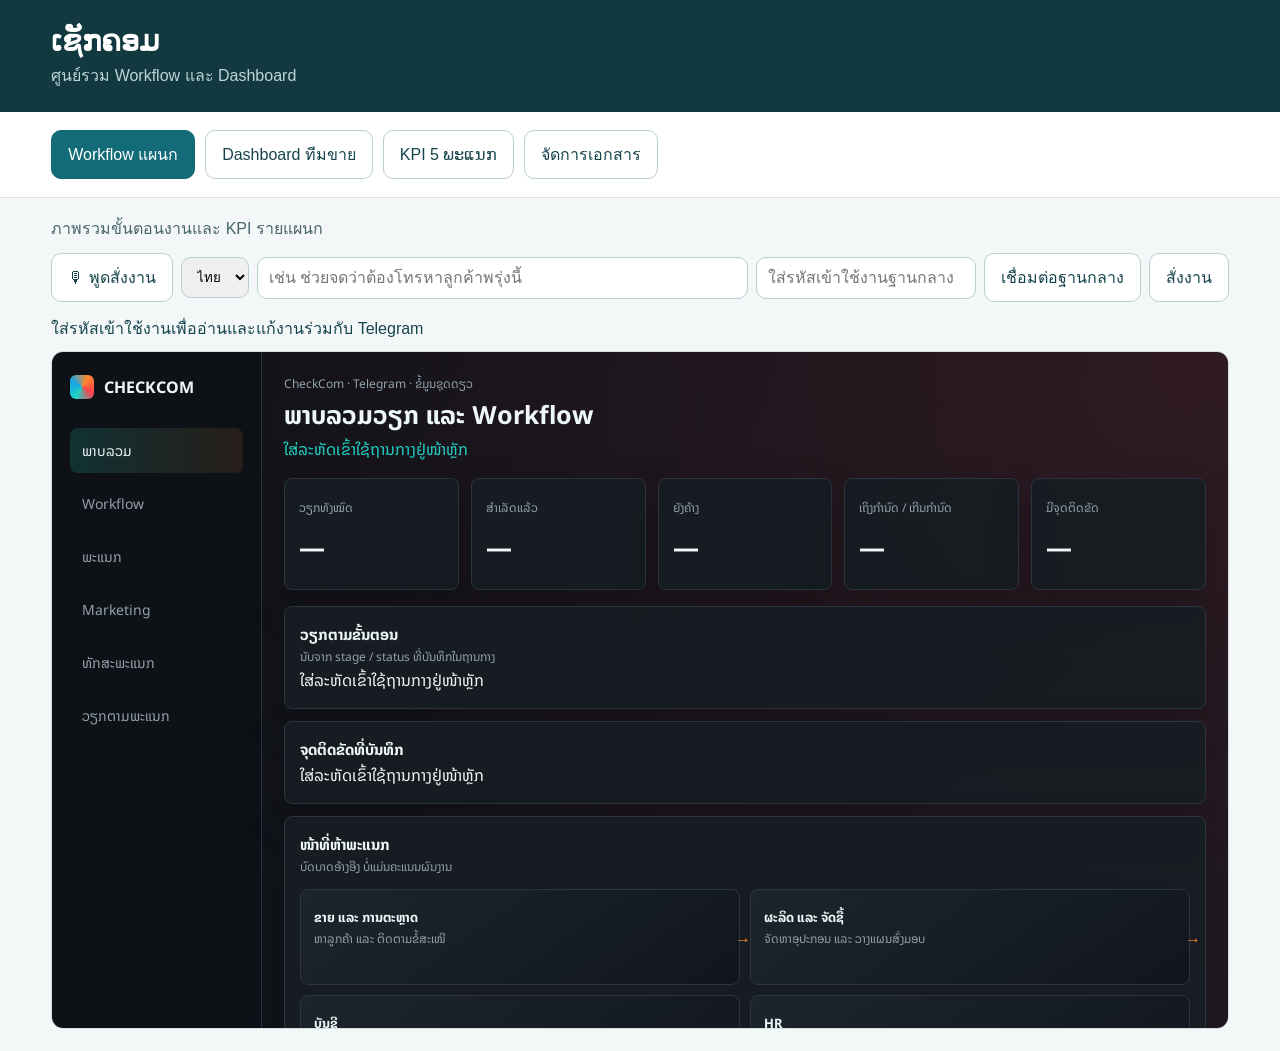
<file: index.html>
<!doctype html>
<html lang="th">
<head>
  <meta charset="utf-8">
  <meta name="viewport" content="width=device-width, initial-scale=1">
  <title>ເຊັກຄອມ | ศูนย์งาน</title>
  <style>
    *{box-sizing:border-box}body{margin:0;font-family:Segoe UI,"Noto Sans Lao",sans-serif;background:#f3f7f8;color:#14282d}
    header{background:#123840;color:white;padding:24px clamp(20px,4vw,56px)}h1{margin:0;font-size:1.8rem}header p{margin:5px 0 0;color:#bed5d8}
    nav{display:flex;gap:10px;flex-wrap:wrap;padding:18px clamp(20px,4vw,56px);background:white;border-bottom:1px solid #d7e3e5}
    button{border:1px solid #b9ced1;border-radius:10px;background:white;color:#16444d;padding:11px 16px;font:inherit;cursor:pointer}
    button[aria-selected=true]{background:#126b76;color:white;border-color:#126b76}button:focus-visible{outline:3px solid #e3a831;outline-offset:2px}
    main{padding:18px clamp(20px,4vw,56px)}.intro{margin:0 0 12px;color:#47656b}.frame{width:100%;height:calc(100vh - 222px);min-height:520px;border:1px solid #d2e0e2;border-radius:12px;background:white}
    .frame[hidden],.assistant input[hidden]{display:none}.assistant{display:flex;gap:8px;flex-wrap:wrap;align-items:center;margin:0 0 14px}.assistant input{flex:1;min-width:220px;padding:11px;border:1px solid #b9ced1;border-radius:10px;font:inherit}.assistant select{padding:11px;border:1px solid #b9ced1;border-radius:10px}.voice-result{min-height:24px;margin:0 0 10px;color:#16444d}.voice-result button{margin:8px 0}.tasks{background:#fff;border:1px solid #d2e0e2;border-radius:12px;padding:14px;margin-bottom:14px}.tasks[hidden]{display:none}.tasks input{width:min(100%,420px);padding:10px;border:1px solid #b9ced1;border-radius:9px;font:inherit;margin:8px 0}.tasks ul{margin:8px 0;padding-left:22px}.tasks li{padding:4px 0}.tasks h2{font-size:1.1rem;margin:0}.confirm{background:#fff4d8;border:1px solid #d9ac51;padding:10px;border-radius:9px;margin-bottom:10px}.confirm[hidden]{display:none}
  </style>
</head>
<body>
  <header><h1>ເຊັກຄອມ</h1><p>ศูนย์รวม Workflow และ Dashboard</p></header>
  <nav aria-label="เลือกส่วนงาน">
    <button type="button" data-page="workflow" aria-selected="true">Workflow แผนก</button>
    <button type="button" data-page="sales" aria-selected="false">Dashboard ทีมขาย</button>
    <button type="button" data-page="performance" aria-selected="false">KPI 5 ພະແນກ</button>
    <button type="button" data-page="documents" aria-selected="false">จัดการเอกสาร</button>
  </nav>
  <main>
    <p class="intro" id="description">ภาพรวมขั้นตอนงานและ KPI รายแผนก</p>
    <form class="assistant" id="command-form"><button type="button" id="mic">🎙 พูดสั่งงาน</button><select id="speech-language" aria-label="ภาษาคำสั่งเสียง"><option value="th-TH">ไทย</option><option value="lo-LA">ลาว</option></select><input id="command" aria-label="คำสั่ง" placeholder="เช่น ช่วยจดว่าต้องโทรหาลูกค้าพรุ่งนี้"><input id="access-code" type="password" aria-label="รหัสเข้าใช้งานฐานกลาง" placeholder="ใส่รหัสเข้าใช้งานฐานกลาง" style="flex:0 1 190px" autocomplete="off"><button type="button" id="connect-api">เชื่อมต่อฐานกลาง</button><button type="submit">สั่งงาน</button></form>
    <p class="voice-result" id="voice-result" role="status"></p>
    <div class="confirm" id="confirm" hidden><span id="confirm-text"></span> <button type="button" id="confirm-yes">ยืนยัน</button><button type="button" id="confirm-no">ยกเลิก</button></div>
    <section class="tasks" id="tasks" hidden><h2>เป้าหมาย Q4 จากแผนติดตาม</h2><input id="task-filter" type="search" aria-label="ค้นชื่อองค์กรหรือกลุ่ม" placeholder="ค้นชื่อองค์กรหรือกลุ่ม"><p id="task-count"></p><ul id="task-list"></ul></section>
    <iframe class="frame" id="workflow" title="Workflow แผนก" src="apps/workflow/index.html?v=department-skills-1"></iframe>
    <iframe class="frame" id="sales" title="ติดตามเป้าหมายฝ่ายขาย Q4" src="apps/q4/index.html" hidden></iframe>
    <iframe class="frame" id="documents" title="จัดการเอกสาร" src="apps/documents/index.html" hidden></iframe>
    <iframe class="frame" id="performance" title="KPI 5 ພະແນກ" src="apps/performance/index.html?v=live1" hidden></iframe>
  </main>
  <script>
    const pages={
      workflow:{description:'ภาพรวมขั้นตอนงานและ KPI รายแผนก'},
      sales:{description:'เป้าหมาย Q4 รายองค์กร กลุ่มธุรกิจ และขั้นตอนปัจจุบัน'},
      documents:{description:'จัดการเอกสารจากโฟลเดอร์ที่ผู้ใช้เลือก'},
      performance:{description:'KPI ແລະວຽກ 5 ພະແນກ · ບັນທຶກໃນຖານກາງ'}
    };
    const description=document.getElementById('description');
    function show(page){page=pages[page]?page:'workflow';description.textContent=pages[page].description;document.querySelectorAll('main iframe').forEach(frame=>frame.hidden=frame.id!==page);document.querySelectorAll('nav button').forEach(button=>button.setAttribute('aria-selected',button.dataset.page===page));location.hash=page;}
    document.querySelectorAll('nav button').forEach(button=>button.addEventListener('click',()=>show(button.dataset.page)));
    if(pages[location.hash.slice(1)])show(location.hash.slice(1));
  </script>
  <script src="assistant-config.js"></script>
  <script src="assistant.js?v=6"></script>
</body>
</html>
</file>
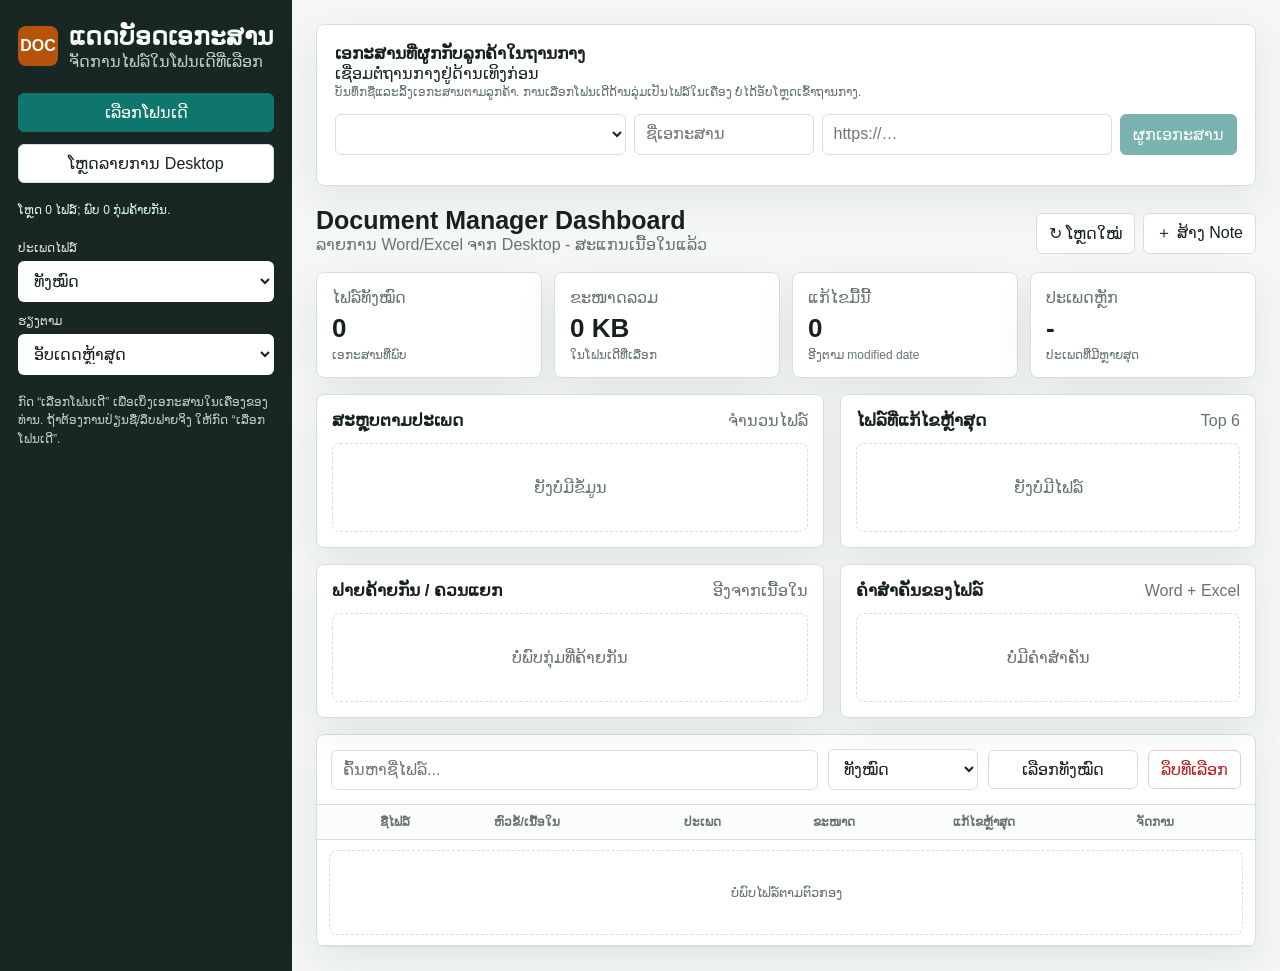
<file: apps/documents/index.html>
<!doctype html>
<html lang="lo">
<head>
  <meta charset="utf-8">
  <meta name="viewport" content="width=device-width, initial-scale=1">
  <title>Document Manager Dashboard</title>
  <style>
    :root {
      color-scheme: light;
      --bg: #f4f7f6;
      --ink: #17211f;
      --muted: #66736f;
      --line: #d7dfdc;
      --panel: #ffffff;
      --soft: #edf4f1;
      --brand: #0f766e;
      --brand-dark: #115e59;
      --accent: #b45309;
      --danger: #b91c1c;
      --blue: #2563eb;
      --shadow: 0 14px 38px rgba(18, 33, 30, .08);
    }
    * { box-sizing: border-box; }
    body {
      margin: 0;
      font-family: "Noto Sans Lao", "Segoe UI", Tahoma, Arial, sans-serif;
      background: var(--bg);
      color: var(--ink);
    }
    button, input, select, textarea { font: inherit; }
    button { border: 1px solid var(--line); background: var(--panel); color: var(--ink); border-radius: 6px; padding: 9px 12px; cursor: pointer; }
    button.primary { background: var(--brand); border-color: var(--brand); color: #fff; }
    button.primary:hover { background: var(--brand-dark); }
    button.danger { color: var(--danger); border-color: #efcaca; }
    button.icon { width: 38px; height: 38px; display: inline-grid; place-items: center; padding: 0; }
    button:disabled { opacity: .55; cursor: not-allowed; }
    .shell { min-height: 100vh; display: grid; grid-template-columns: 292px minmax(0, 1fr); }
    aside { background: #182724; color: #f8fbfa; padding: 22px 18px; }
    main { min-width: 0; padding: 24px; }
    .brand { display: flex; gap: 11px; align-items: center; margin-bottom: 22px; }
    .mark { width: 40px; height: 40px; border-radius: 8px; background: var(--accent); display: grid; place-items: center; font-weight: 800; }
    h1, h2, h3, p { margin: 0; }
    h1 { font-size: 25px; line-height: 1.18; letter-spacing: 0; }
    h2 { font-size: 17px; letter-spacing: 0; }
    h3 { font-size: 14px; }
    .muted { color: var(--muted); }
    aside .muted { color: #bdcbc7; }
    .side-block { display: grid; gap: 12px; margin-bottom: 18px; }
    .field { display: grid; gap: 6px; }
    label { font-size: 12px; color: inherit; opacity: .88; }
    input, select, textarea { width: 100%; border: 1px solid var(--line); border-radius: 6px; background: #fff; color: var(--ink); padding: 10px 11px; }
    aside input, aside select { border-color: rgba(255,255,255,.18); }
    .note { font-size: 12px; line-height: 1.55; }
    .topbar { display: flex; justify-content: space-between; align-items: end; gap: 16px; margin-bottom: 18px; }
    .actions { display: flex; flex-wrap: wrap; gap: 8px; justify-content: flex-end; }
    .kpis { display: grid; grid-template-columns: repeat(4, minmax(0, 1fr)); gap: 12px; margin-bottom: 16px; }
    .card { background: var(--panel); border: 1px solid var(--line); border-radius: 8px; box-shadow: var(--shadow); min-width: 0; }
    .kpi { padding: 15px; }
    .kpi .value { font-size: 26px; font-weight: 800; margin-top: 6px; white-space: nowrap; overflow: hidden; text-overflow: ellipsis; }
    .kpi .sub { color: var(--muted); font-size: 12px; margin-top: 4px; }
    .summary { display: grid; grid-template-columns: minmax(0, 1.1fr) minmax(0, .9fr); gap: 16px; margin-bottom: 16px; align-items: stretch; }
    .panel { padding: 15px; }
    .panel-head { display: flex; justify-content: space-between; align-items: center; gap: 12px; margin-bottom: 12px; }
    .bars { display: grid; gap: 9px; }
    .bar-row { display: grid; grid-template-columns: 115px minmax(0,1fr) 82px; gap: 9px; align-items: center; font-size: 13px; }
    .track { height: 14px; background: var(--soft); border-radius: 4px; overflow: hidden; }
    .fill { height: 100%; background: var(--brand); }
    .activity { display: grid; gap: 10px; }
    .activity-item { display: flex; justify-content: space-between; gap: 12px; padding-bottom: 9px; border-bottom: 1px solid var(--line); font-size: 13px; }
    .table-card { overflow: hidden; }
    .table-tools { display: grid; grid-template-columns: minmax(220px, 1fr) 150px 150px auto; gap: 10px; padding: 14px; border-bottom: 1px solid var(--line); align-items: center; }
    .table-wrap { overflow: auto; max-height: 52vh; }
    table { width: 100%; border-collapse: collapse; font-size: 13px; }
    th, td { padding: 10px 12px; border-bottom: 1px solid var(--line); text-align: left; vertical-align: middle; white-space: nowrap; }
    th { color: var(--muted); font-size: 12px; font-weight: 750; position: sticky; top: 0; background: #fbfcfc; z-index: 1; }
    tr:hover td { background: #f8fbfa; }
    .name-cell { min-width: 280px; max-width: 430px; white-space: normal; word-break: break-word; font-weight: 650; }
    .pill { display: inline-flex; align-items: center; height: 24px; padding: 0 8px; border-radius: 999px; background: var(--soft); color: var(--brand-dark); font-size: 12px; font-weight: 700; }
    .row-actions { display: flex; gap: 6px; }
    dialog { border: 1px solid var(--line); border-radius: 8px; box-shadow: 0 24px 70px rgba(0,0,0,.24); width: min(720px, calc(100vw - 24px)); padding: 0; }
    dialog::backdrop { background: rgba(10,20,18,.45); }
    .modal { padding: 16px; display: grid; gap: 13px; }
    .modal-head { display: flex; justify-content: space-between; gap: 12px; align-items: center; }
    textarea { min-height: 300px; resize: vertical; font-family: Consolas, "Noto Sans Lao", monospace; line-height: 1.5; }
    .empty { padding: 34px 16px; text-align: center; color: var(--muted); border: 1px dashed var(--line); border-radius: 8px; background: #fff; }
    .status { margin-top: 8px; min-height: 20px; font-size: 12px; color: #d9f7ef; }
    @media (max-width: 1020px) { .shell { grid-template-columns: 1fr; } .kpis { grid-template-columns: repeat(2, minmax(0,1fr)); } .summary { grid-template-columns: 1fr; } .table-tools { grid-template-columns: 1fr 1fr; } }
    @media (max-width: 640px) { main { padding: 16px; } .topbar { flex-direction: column; align-items: stretch; } .actions { justify-content: stretch; } .actions button { flex: 1; } .kpis, .table-tools { grid-template-columns: 1fr; } .bar-row { grid-template-columns: 84px minmax(0,1fr) 68px; } }
  </style>
</head>
<body>
  <div class="shell">
    <aside>
      <div class="brand">
        <div class="mark">DOC</div>
        <div>
          <h1>ແດດບັອດເອກະສານ</h1>
          <p class="muted">ຈັດການໄຟລ໌ໃນໂຟນເດີທີ່ເລືອກ</p>
        </div>
      </div>
      <div class="side-block">
        <button id="pickFolder" class="primary" type="button">ເລືອກໂຟນເດີ</button>
        <button id="scanDesktop" type="button">ໂຫຼດລາຍການ Desktop</button>
        <div id="sideStatus" class="status">ມີລາຍການ Desktop ທີ່ສະແກນແລ້ວ. ກົດເລືອກໂຟນເດີເພື່ອແກ້ໄຂໄຟລ໌ຈິງ.</div>
      </div>
      <div class="side-block">
        <div class="field"><label for="typeFilter">ປະເພດໄຟລ໌</label><select id="typeFilter"><option value="all">ທັງໝົດ</option></select></div>
        <div class="field"><label for="sortBy">ຮຽງຕາມ</label><select id="sortBy"><option value="modified">ອັບເດດຫຼ້າສຸດ</option><option value="name">ຊື່ໄຟລ໌</option><option value="size">ຂະໜາດ</option><option value="type">ປະເພດ</option></select></div>
      </div>
      <p class="note muted">ກົດ “ເລືອກໂຟນເດີ” ເພື່ອເບິ່ງເອກະສານໃນເຄື່ອງຂອງທ່ານ. ຖ້າຕ້ອງການປ່ຽນຊື່/ລຶບຟາຍຈິງ ໃຫ້ກົດ “ເລືອກໂຟນເດີ”.</p>
    </aside>
    <main>
      <section class="card panel" aria-label="ເອກະສານຖານກາງ" style="padding:18px;margin-bottom:20px">
        <h2>ເອກະສານທີ່ຜູກກັບລູກຄ້າໃນຖານກາງ</h2>
        <p id="centralDocStatus" role="status">ເຊື່ອມຕໍ່ຖານກາງຢູ່ໜ້າຫຼັກກ່ອນ</p>
        <p class="note muted">ບັນທຶກຊື່ແລະລິ້ງເອກະສານຕາມລູກຄ້າ. ການເລືອກໂຟນເດີດ້ານລຸ່ມເປັນໄຟລ໌ໃນເຄື່ອງ ບໍ່ໄດ້ອັບໂຫຼດເຂົ້າຖານກາງ.</p>
        <form id="centralDocForm" style="display:flex;gap:8px;flex-wrap:wrap;margin:12px 0">
          <select id="centralDocTask" aria-label="ລູກຄ້າ / ວຽກ" required style="flex:2;min-width:220px"></select>
          <input id="centralDocTitle" aria-label="ຊື່ເອກະສານ" placeholder="ຊື່ເອກະສານ" maxlength="200" required style="flex:1;min-width:180px">
          <input id="centralDocUrl" type="url" aria-label="ລິ້ງເອກະສານ" placeholder="https://…" required style="flex:2;min-width:220px">
          <button class="primary" id="centralDocAdd" type="submit" disabled>ຜູກເອກະສານ</button>
        </form>
        <div id="centralDocList"></div>
      </section>
      <div class="topbar">
        <div>
          <h1>Document Manager Dashboard</h1>
          <p id="folderLabel" class="muted">ຍັງບໍ່ໄດ້ເລືອກໂຟນເດີ</p>
        </div>
        <div class="actions">
          <button id="refreshBtn" type="button">↻ ໂຫຼດໃໝ່</button>
          <button id="newTextBtn" type="button">＋ ສ້າງ Note</button>
        </div>
      </div>
      <section class="kpis" aria-label="ສະຫຼຸບ">
        <div class="card kpi"><div class="muted">ໄຟລ໌ທັງໝົດ</div><div id="kpiFiles" class="value">0</div><div class="sub">ເອກະສານທີ່ພົບ</div></div>
        <div class="card kpi"><div class="muted">ຂະໜາດລວມ</div><div id="kpiSize" class="value">0 KB</div><div class="sub">ໃນໂຟນເດີທີ່ເລືອກ</div></div>
        <div class="card kpi"><div class="muted">ແກ້ໄຂມື້ນີ້</div><div id="kpiToday" class="value">0</div><div class="sub">ອີງຕາມ modified date</div></div>
        <div class="card kpi"><div class="muted">ປະເພດຫຼັກ</div><div id="kpiTopType" class="value">-</div><div class="sub">ປະເພດທີ່ມີຫຼາຍສຸດ</div></div>
      </section>
      <section class="summary">
        <article class="card panel"><div class="panel-head"><h2>ສະຫຼຸບຕາມປະເພດ</h2><span class="muted">ຈຳນວນໄຟລ໌</span></div><div id="typeBars" class="bars"></div></article>
        <article class="card panel"><div class="panel-head"><h2>ໄຟລ໌ທີ່ແກ້ໄຂຫຼ້າສຸດ</h2><span class="muted">Top 6</span></div><div id="recentList" class="activity"></div></article>
      </section>
      <section class="summary">
        <article class="card panel"><div class="panel-head"><h2>ຟາຍຄ້າຍກັນ / ຄວນແຍກ</h2><span class="muted">ອີງຈາກເນື້ອໃນ</span></div><div id="similarGroups" class="activity"></div></article>
        <article class="card panel"><div class="panel-head"><h2>ຄຳສຳຄັນຂອງໄຟລ໌</h2><span class="muted">Word + Excel</span></div><div id="keywordList" class="activity"></div></article>
      </section>
      <section class="card table-card">
        <div class="table-tools">
          <input id="searchBox" type="search" placeholder="ຄົ້ນຫາຊື່ໄຟລ໌...">
          <select id="editableFilter"><option value="all">ທັງໝົດ</option><option value="editable">ແກ້ໄຂໄດ້</option><option value="office">Word / Excel</option></select>
          <button id="selectAllBtn" type="button">ເລືອກທັງໝົດ</button>
          <button id="deleteSelectedBtn" class="danger" type="button">ລຶບທີ່ເລືອກ</button>
        </div>
        <div class="table-wrap">
          <table>
            <thead><tr><th></th><th>ຊື່ໄຟລ໌</th><th>ຫົວຂໍ້/ເນື້ອໃນ</th><th>ປະເພດ</th><th>ຂະໜາດ</th><th>ແກ້ໄຂຫຼ້າສຸດ</th><th>ຈັດການ</th></tr></thead>
            <tbody id="fileRows"><tr><td colspan="7"><div class="empty">ກຳລັງໂຫຼດລາຍການ Desktop...</div></td></tr></tbody>
          </table>
        </div>
      </section>
    </main>
  </div>
  <dialog id="editDialog"><form method="dialog" class="modal"><div class="modal-head"><div><h2 id="editTitle">ແກ້ໄຂໄຟລ໌</h2><p id="editMeta" class="muted"></p></div><button class="icon" value="cancel" type="submit">×</button></div><textarea id="editor"></textarea><div class="actions"><button value="cancel" type="submit">ຍົກເລີກ</button><button id="saveEdit" class="primary" value="default" type="button">ບັນທຶກ</button></div></form></dialog>
  <script src="../../shared-dashboard.js"></script>
  <script src="central-documents.js"></script>
  <script>
    const preloadedDesktop = { files: [], groups: [] };
    const docExts = new Set(["doc","docx","xls","xlsx","ppt","pptx","pdf","txt","csv","md","rtf","html","htm","json","xml"]);
    const editableExts = new Set(["txt","csv","md","html","htm","json","xml","log","ini","css","js"]);
    const officeExts = new Set(["doc","docx","xls","xlsx","ppt","pptx","pdf","rtf"]);
    let directoryHandle = null;
    let files = [];
    let selected = new Set();
    let editing = null;
    const $ = id => document.getElementById(id);
    const fmtDate = new Intl.DateTimeFormat("lo-LA", { dateStyle: "medium", timeStyle: "short" });
    function ext(name) { const part = name.split(".").pop(); return part && part !== name ? part.toLowerCase() : "none"; }
    function typeLabel(e) { return e === "none" ? "ບໍ່ມີນາມສະກຸນ" : e.toUpperCase(); }
    function formatBytes(bytes) { if (!bytes) return "0 KB"; const units = ["B","KB","MB","GB"]; let n = bytes, i = 0; while (n >= 1024 && i < units.length - 1) { n /= 1024; i++; } return `${n.toFixed(n >= 10 || i === 0 ? 0 : 1)} ${units[i]}`; }
    function isToday(ts) { const d = new Date(ts), n = new Date(); return d.getFullYear() === n.getFullYear() && d.getMonth() === n.getMonth() && d.getDate() === n.getDate(); }
    async function scanDirectory() {
      if (!directoryHandle) return;
      files = [];
      selected.clear();
      for await (const entry of directoryHandle.values()) {
        if (entry.kind !== "file") continue;
        const e = ext(entry.name);
        if (!docExts.has(e)) continue;
        const file = await entry.getFile();
        files.push({ name: entry.name, ext: e, size: file.size, modified: file.lastModified, handle: entry, title: entry.name, preview: "", keywords: [] });
      }
      $("folderLabel").textContent = `ໂຟນເດີ: ${directoryHandle.name}`;
      $("sideStatus").textContent = `ພົບ ${files.length} ໄຟລ໌ເອກະສານ`;
      window.currentGroups = [];
      fillTypeFilter(); render();
    }
    function fillTypeFilter() {
      const current = $("typeFilter").value;
      const types = [...new Set(files.map(f => f.ext))].sort();
      $("typeFilter").innerHTML = `<option value="all">ທັງໝົດ</option>` + types.map(t => `<option value="${t}">${typeLabel(t)}</option>`).join("");
      $("typeFilter").value = types.includes(current) ? current : "all";
    }
    function filteredFiles() {
      const q = $("searchBox").value.trim().toLowerCase();
      const type = $("typeFilter").value;
      const ed = $("editableFilter").value;
      const sort = $("sortBy").value;
      return files.filter(f => (!q || f.name.toLowerCase().includes(q)) && (type === "all" || f.ext === type) && (ed === "all" || (ed === "editable" ? editableExts.has(f.ext) : officeExts.has(f.ext))))
        .sort((a,b) => sort === "name" ? a.name.localeCompare(b.name) : sort === "size" ? b.size - a.size : sort === "type" ? a.ext.localeCompare(b.ext) || a.name.localeCompare(b.name) : b.modified - a.modified);
    }
    function render() { renderKpis(); renderBars(); renderRecent(); renderSimilarGroups(); renderKeywords(); renderTable(); }
    function renderKpis() {
      const total = files.reduce((s,f) => s + f.size, 0);
      const counts = countBy(files, f => f.ext);
      const top = Object.entries(counts).sort((a,b) => b[1]-a[1])[0];
      $("kpiFiles").textContent = files.length;
      $("kpiSize").textContent = formatBytes(total);
      $("kpiToday").textContent = files.filter(f => isToday(f.modified)).length;
      $("kpiTopType").textContent = top ? typeLabel(top[0]) : "-";
    }
    function countBy(list, fn) { return list.reduce((m,x) => (m[fn(x)] = (m[fn(x)] || 0) + 1, m), {}); }
    function renderBars() {
      const entries = Object.entries(countBy(files, f => f.ext)).sort((a,b) => b[1]-a[1]);
      const max = Math.max(1, ...entries.map(x => x[1]));
      $("typeBars").innerHTML = entries.length ? entries.map(([e,c]) => `<div class="bar-row"><strong>${typeLabel(e)}</strong><div class="track"><div class="fill" style="width:${(c/max)*100}%"></div></div><span class="muted">${c} ໄຟລ໌</span></div>`).join("") : `<div class="empty">ຍັງບໍ່ມີຂໍ້ມູນ</div>`;
    }
    function renderRecent() {
      const recent = [...files].sort((a,b) => b.modified-a.modified).slice(0,6);
      $("recentList").innerHTML = recent.length ? recent.map(f => `<div class="activity-item"><div><strong>${escapeHtml(f.name)}</strong><div class="muted">${typeLabel(f.ext)} · ${formatBytes(f.size)}</div></div><span>${fmtDate.format(new Date(f.modified))}</span></div>`).join("") : `<div class="empty">ຍັງບໍ່ມີໄຟລ໌</div>`;
    }
        function renderSimilarGroups() {
      const groups = (window.currentGroups || []).filter(g => g.members && g.members.length > 1);
      $("similarGroups").innerHTML = groups.length ? groups.map(g => `<div class="activity-item"><div><strong>${escapeHtml(g.label)}</strong><div class="muted">${g.members.map(m => `${escapeHtml(m.name)} (${Math.round((m.score || 0) * 100)}%)`).join(" · ")}</div></div><span class="pill">${g.members.length} ໄຟລ໌</span></div>`).join("") : `<div class="empty">ບໍ່ພົບກຸ່ມທີ່ຄ້າຍກັນ</div>`;
    }
    function renderKeywords() {
      const top = [...files].filter(f => f.keywords && f.keywords.length).slice(0, 6);
      $("keywordList").innerHTML = top.length ? top.map(f => `<div class="activity-item"><div><strong>${escapeHtml(f.name)}</strong><div class="muted">${f.keywords.slice(0, 7).map(escapeHtml).join(" · ")}</div></div><span>${f.wordCount || 0}</span></div>`).join("") : `<div class="empty">ບໍ່ມີຄຳສຳຄັນ</div>`;
    }
    function renderTable() {
      const list = filteredFiles();
      $("fileRows").innerHTML = list.length ? list.map(f => `<tr><td><input type="checkbox" data-select="${escapeHtml(f.name)}" ${selected.has(f.name) ? "checked" : ""}></td><td class="name-cell">${escapeHtml(f.name)}</td><td class="name-cell"><strong>${escapeHtml(f.title || "-")}</strong><div class="muted">${escapeHtml(f.preview || f.readNote || "ຍັງບໍ່ມີ preview")}</div></td><td><span class="pill">${typeLabel(f.ext)}</span></td><td>${formatBytes(f.size)}</td><td>${fmtDate.format(new Date(f.modified))}</td><td><div class="row-actions"><button title="ເປີດ/ອ່ານ" data-open="${escapeHtml(f.name)}">ເປີດ</button><button title="ປ່ຽນຊື່" data-rename="${escapeHtml(f.name)}">ປ່ຽນຊື່</button><button title="ແກ້ໄຂ" data-edit="${escapeHtml(f.name)}" ${editableExts.has(f.ext) ? "" : "disabled"}>ແກ້ໄຂ</button><button class="danger" title="ລຶບ" data-delete="${escapeHtml(f.name)}">ລຶບ</button></div></td></tr>`).join("") : `<tr><td colspan="7"><div class="empty">ບໍ່ພົບໄຟລ໌ຕາມຕົວກອງ</div></td></tr>`;
    }
    function escapeHtml(v) { return String(v).replace(/[&<>"']/g, ch => ({"&":"&amp;","<":"&lt;",">":"&gt;","\"":"&quot;","'":"&#39;"}[ch])); }
    function findFile(name) { return files.find(f => f.name === name); }
    async function renameFile(name) {
      const item = findFile(name); if (!item || !directoryHandle) return;
      const next = prompt("ຊື່ໃໝ່", item.name); if (!next || next === item.name) return;
      const oldFile = await item.handle.getFile();
      const newHandle = await directoryHandle.getFileHandle(next, { create: true });
      const writer = await newHandle.createWritable(); await writer.write(await oldFile.arrayBuffer()); await writer.close();
      await directoryHandle.removeEntry(item.name); await scanDirectory();
    }
    async function deleteFile(name) { if (!directoryHandle || !confirm(`ລຶບ ${name}?`)) return; await directoryHandle.removeEntry(name); await scanDirectory(); }
    async function openFile(name) {
      const item = findFile(name); if (!item) return;
      const file = await item.handle.getFile();
      const url = URL.createObjectURL(file);
      window.open(url, "_blank"); setTimeout(() => URL.revokeObjectURL(url), 60000);
    }
    async function editFile(name) {
      const item = findFile(name); if (!item || !editableExts.has(item.ext)) return;
      const file = await item.handle.getFile(); editing = item;
      $("editTitle").textContent = item.name; $("editMeta").textContent = `${typeLabel(item.ext)} · ${formatBytes(item.size)}`;
      $("editor").value = await file.text(); $("editDialog").showModal();
    }
    async function saveEdit() {
      if (!editing) return;
      const writer = await editing.handle.createWritable(); await writer.write($("editor").value); await writer.close();
      $("editDialog").close(); editing = null; await scanDirectory();
    }
    async function createNote() {
      if (!directoryHandle) { alert("ກະລຸນາເລືອກໂຟນເດີກ່ອນ"); return; }
      const name = prompt("ຊື່ໄຟລ໌ note", `note-${new Date().toISOString().slice(0,10)}.txt`); if (!name) return;
      const handle = await directoryHandle.getFileHandle(name, { create: true });
      const writer = await handle.createWritable(); await writer.write(""); await writer.close(); await scanDirectory(); editFile(name);
    }
    $("pickFolder").addEventListener("click", async () => {
      if (!window.showDirectoryPicker) { alert("Browser ນີ້ບໍ່ຮອງຮັບ File System Access API. ແນະນຳໃຊ້ Chrome ຫຼື Edge."); return; }
      directoryHandle = await window.showDirectoryPicker({ mode: "readwrite" }); await scanDirectory();
    });
    $("scanDesktop").addEventListener("click", () => {
      files = preloadedDesktop.files.map(f => ({ ...f }));
      selected.clear();
      window.currentGroups = preloadedDesktop.groups || [];
      directoryHandle = null;
      $("folderLabel").textContent = "ລາຍການ Word/Excel ຈາກ Desktop - ສະແກນເນື້ອໃນແລ້ວ";
      $("sideStatus").textContent = `ໂຫຼດ ${files.length} ໄຟລ໌; ພົບ ${(window.currentGroups || []).length} ກຸ່ມຄ້າຍກັນ.`;
      window.currentGroups = [];
      fillTypeFilter(); render();
    });
    $("refreshBtn").addEventListener("click", scanDirectory);
    $("newTextBtn").addEventListener("click", createNote);
    $("saveEdit").addEventListener("click", saveEdit);
    ["searchBox","typeFilter","editableFilter","sortBy"].forEach(id => $(id).addEventListener("input", render));
    $("scanDesktop").click();
    $("fileRows").addEventListener("click", e => {
      const btn = e.target.closest("button"); if (!btn) return;
      const name = btn.dataset.open || btn.dataset.rename || btn.dataset.edit || btn.dataset.delete;
      if (!directoryHandle && !btn.dataset.open) { alert("ໂໝດ Desktop preload ແກ້ໄຂໄຟລ໌ຈິງບໍ່ໄດ້. ກົດເລືອກໂຟນເດີກ່ອນ."); return; }
      if (btn.dataset.open) openFile(name); if (btn.dataset.rename) renameFile(name); if (btn.dataset.edit) editFile(name); if (btn.dataset.delete) deleteFile(name);
    });
    $("fileRows").addEventListener("change", e => { if (!e.target.matches("[data-select]")) return; e.target.checked ? selected.add(e.target.dataset.select) : selected.delete(e.target.dataset.select); });
    $("selectAllBtn").addEventListener("click", () => { filteredFiles().forEach(f => selected.add(f.name)); renderTable(); });
    $("deleteSelectedBtn").addEventListener("click", async () => { if (!directoryHandle || !selected.size) return; if (!confirm(`ລຶບ ${selected.size} ໄຟລ໌?`)) return; for (const name of [...selected]) await directoryHandle.removeEntry(name); await scanDirectory(); });
  </script>
</body>
</html>
</file>
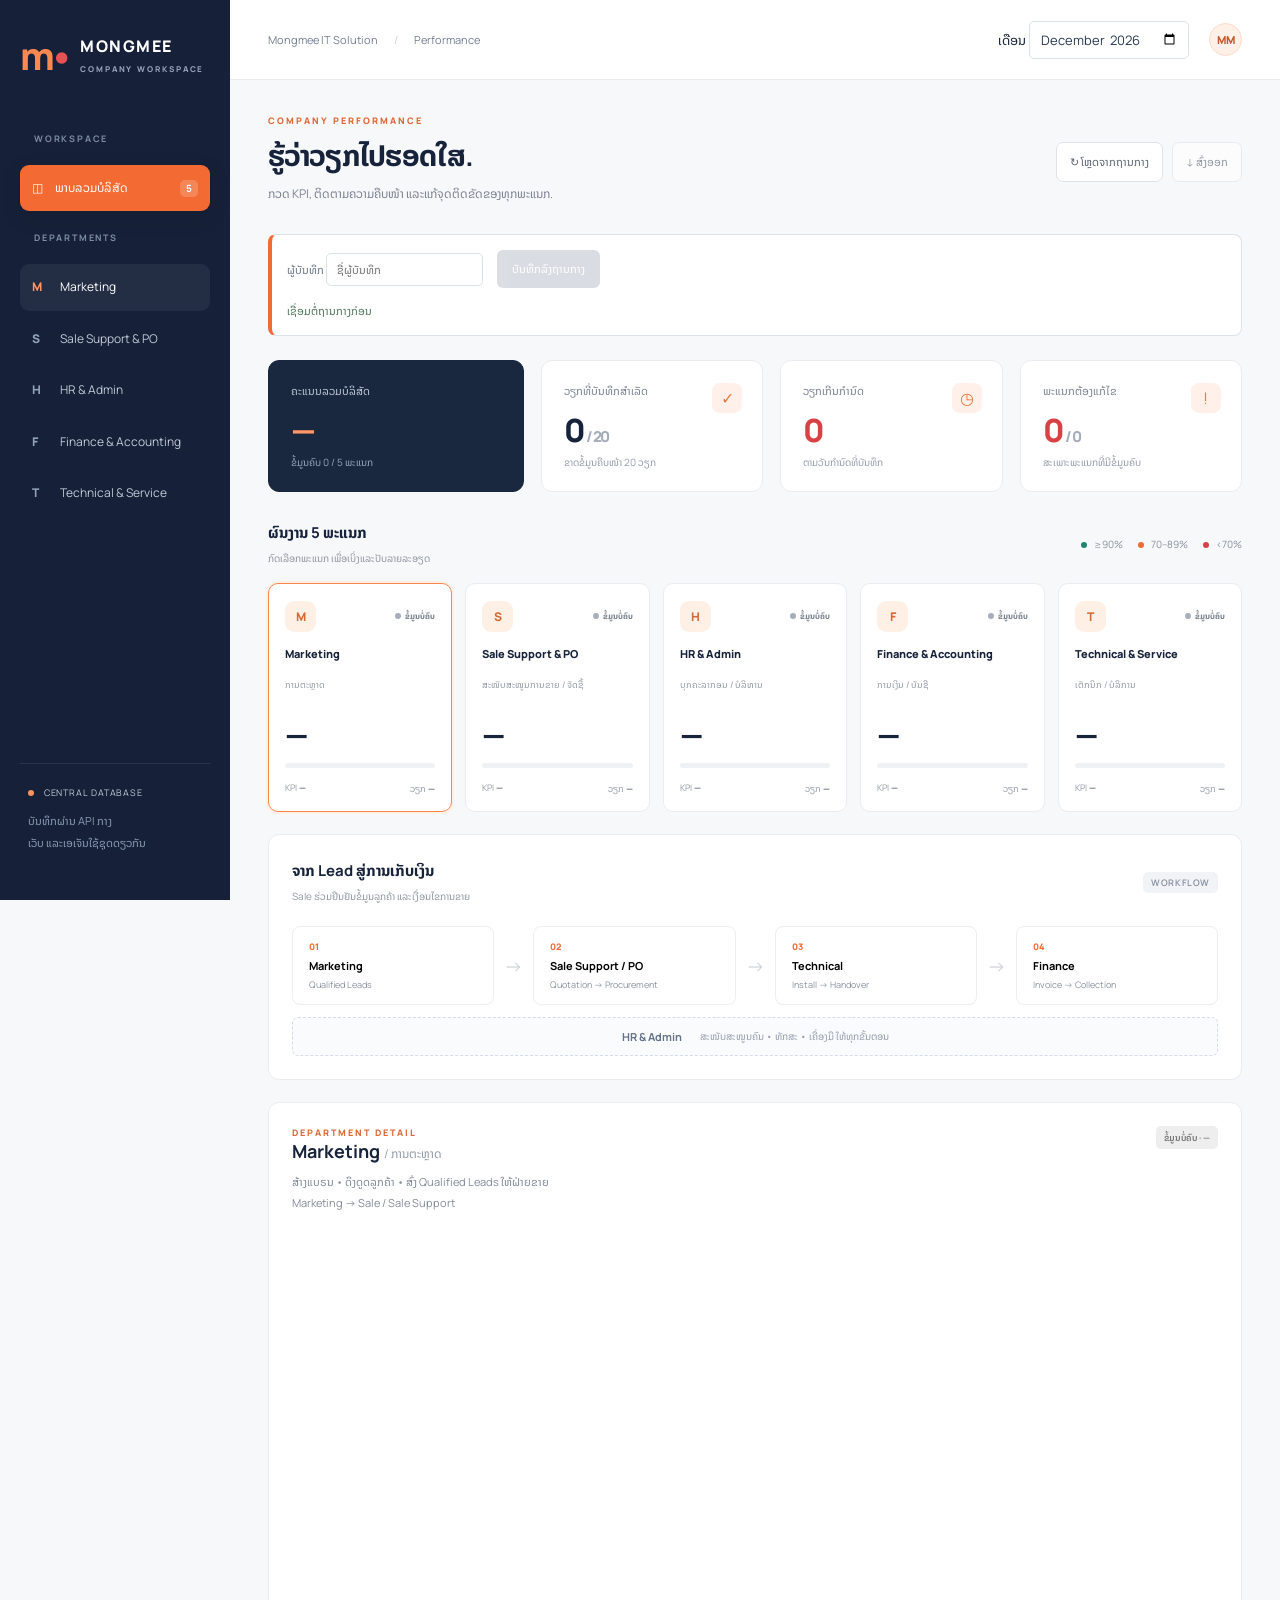
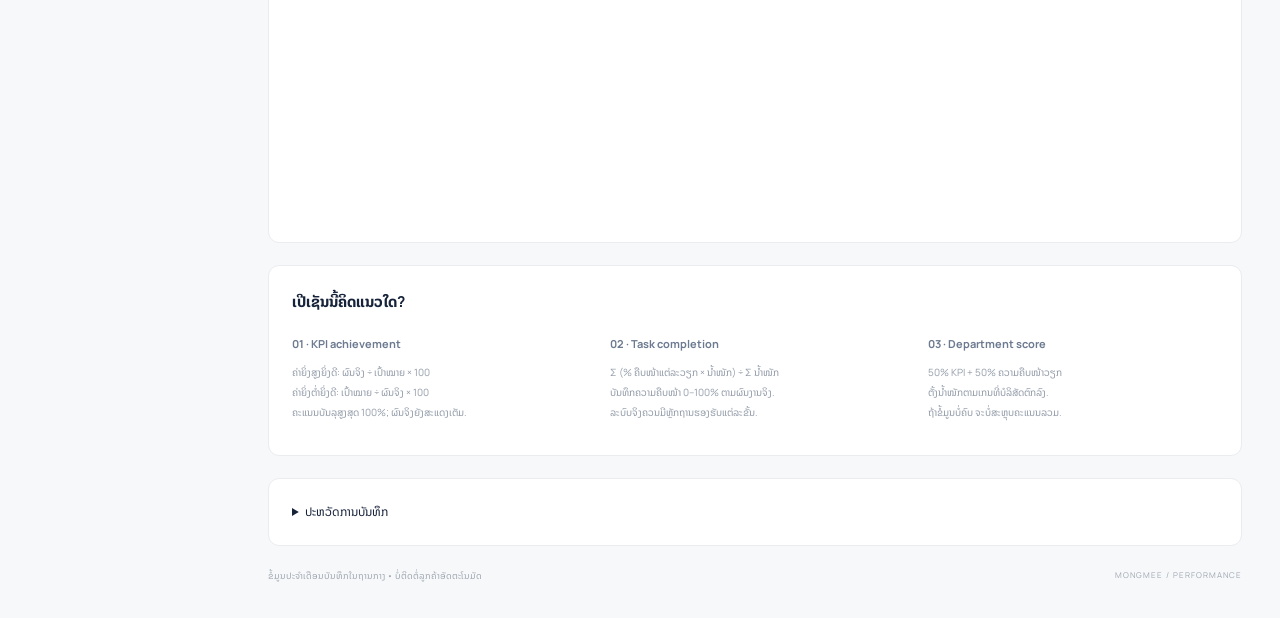
<file: apps/performance/index.html>
<!doctype html><html lang="lo"><head><meta charset="utf-8"><meta name="viewport" content="width=device-width,initial-scale=1"><title>Mongmee • Company Performance</title><link rel="stylesheet" href="style.css?v=live1"></head><body>
<aside><div class="brand"><span class="brand-icon">m<span>•</span></span><div>MONGMEE<small>COMPANY WORKSPACE</small></div></div><div class="nav-label">WORKSPACE</div><button class="nav active" id="overview">◫ <span>ພາບລວມບໍລິສັດ</span><b>5</b></button><div class="nav-label">DEPARTMENTS</div><nav id="navigation"></nav><div class="side-note"><span class="live-dot"></span> CENTRAL DATABASE<p>ບັນທຶກຜ່ານ API ກາງ<br>ເວັບ ແລະເອເຈັນໃຊ້ຊຸດດຽວກັນ</p></div></aside>
<main><header><div class="breadcrumb">Mongmee IT Solution <span>/</span> Performance</div><div class="header-right"><label>ເດືອນ <input id="period" type="month" aria-label="ເດືອນລາຍງານ"></label><span class="avatar">MM</span></div></header><div class="content"><div class="title-row"><div><div class="eyebrow">COMPANY PERFORMANCE</div><h1>ຮູ້ວ່າວຽກໄປຮອດໃສ.</h1><p class="subtitle">ກວດ KPI, ຕິດຕາມຄວາມຄືບໜ້າ ແລະແກ້ຈຸດຕິດຂັດຂອງທຸກພະແນກ.</p></div><div class="actions"><button id="reload">↻ ໂຫຼດຈາກຖານກາງ</button><button id="export">↓ ສົ່ງອອກ</button></div></div>
<div class="live-bar"><label>ຜູ້ບັນທຶກ <input id="editor" placeholder="ຊື່ຜູ້ບັນທຶກ" maxlength="160"></label><button class="save-live" id="save" disabled>ບັນທຶກລົງຖານກາງ</button><span id="live-status" role="status">ເຊື່ອມຕໍ່ຖານກາງກ່ອນ</span></div>
<section class="summary" id="summary"></section><div class="section-heading"><div><h2>ຜົນງານ 5 ພະແນກ</h2><p>ກົດເລືອກພະແນກ ເພື່ອເບິ່ງແລະປັບລາຍລະອຽດ</p></div><div class="legend"><span><i class="good"></i> ≥90%</span><span><i class="amber"></i> 70–89%</span><span><i class="red"></i> &lt;70%</span></div></div><section id="department-cards" class="department-cards"></section>
<section class="workflow panel"><div class="section-heading"><div><h2>ຈາກ Lead ສູ່ການເກັບເງິນ</h2><p>Sale ຮ່ວມຢືນຢັນຂໍ້ມູນລູກຄ້າ ແລະເງື່ອນໄຂການຂາຍ</p></div><span class="tag neutral">WORKFLOW</span></div><div class="flow"><button data-select="marketing"><em>01</em><strong>Marketing</strong><small>Qualified Leads</small></button><span>→</span><button data-select="support"><em>02</em><strong>Sale Support / PO</strong><small>Quotation → Procurement</small></button><span>→</span><button data-select="technical"><em>03</em><strong>Technical</strong><small>Install → Handover</small></button><span>→</span><button data-select="finance"><em>04</em><strong>Finance</strong><small>Invoice → Collection</small></button></div><button class="hr-band" data-select="hr">HR & Admin <span>ສະໜັບສະໜູນຄົນ • ທັກສະ • ເຄື່ອງມື ໃຫ້ທຸກຂັ້ນຕອນ</span></button></section>
<section id="detail" class="panel detail"></section>
<section class="method panel"><h2>ເປີເຊັນນີ້ຄິດແນວໃດ?</h2><div class="method-grid"><div><b>01 · KPI achievement</b><p>ຄ່າຍິ່ງສູງຍິ່ງດີ: ຜົນຈິງ ÷ ເປົ້າໝາຍ × 100<br>ຄ່າຍິ່ງຕ່ຳຍິ່ງດີ: ເປົ້າໝາຍ ÷ ຜົນຈິງ × 100<br>ຄະແນນບັນລຸສູງສຸດ 100%; ຜົນຈິງຍັງສະແດງເຕັມ.</p></div><div><b>02 · Task completion</b><p>Σ (% ຄືບໜ້າແຕ່ລະວຽກ × ນ້ຳໜັກ) ÷ Σ ນ້ຳໜັກ<br>ບັນທຶກຄວາມຄືບໜ້າ 0–100% ຕາມຜົນງານຈິງ.<br>ລະບົບຈິງຄວນມີຫຼັກຖານຮອງຮັບແຕ່ລະຂັ້ນ.</p></div><div><b>03 · Department score</b><p>50% KPI + 50% ຄວາມຄືບໜ້າວຽກ<br>ຕັ້ງນ້ຳໜັກຕາມເກນທີ່ບໍລິສັດຕົກລົງ.<br>ຖ້າຂໍ້ມູນບໍ່ຄົບ ຈະບໍ່ສະຫຼຸບຄະແນນລວມ.</p></div></div></section><details class="panel"><summary>ປະຫວັດການບັນທຶກ</summary><div id="history"></div></details><footer>ຂໍ້ມູນປະຈຳເດືອນບັນທຶກໃນຖານກາງ • ບໍ່ຕິດຕໍ່ລູກຄ້າອັດຕະໂນມັດ <span>MONGMEE / PERFORMANCE</span></footer></div></main><div id="toast" role="status"></div><script type="module" src="app.mjs?v=live1"></script></body></html>
</file>
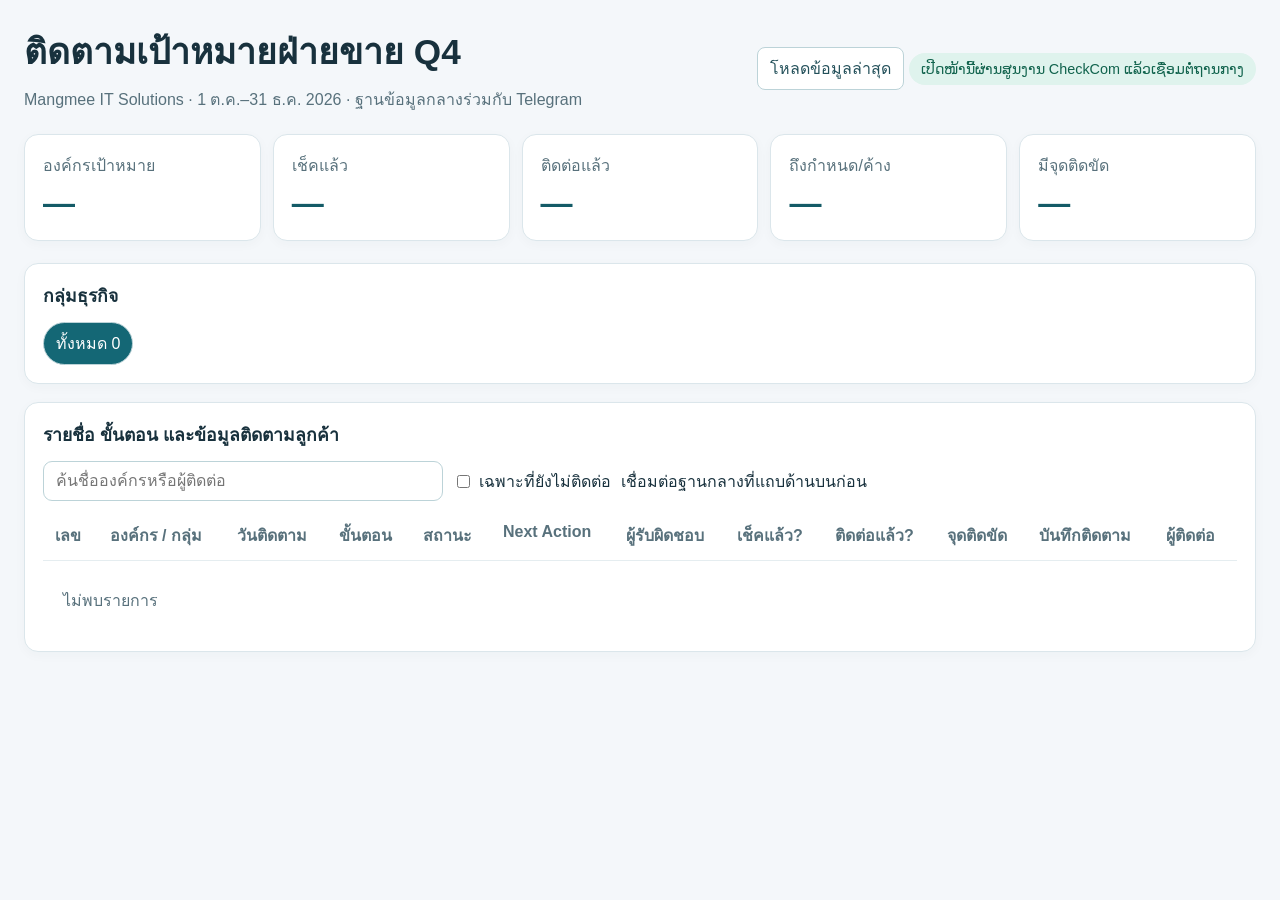
<file: apps/q4/index.html>
<!doctype html>
<html lang="th">
<head>
  <meta charset="utf-8">
  <meta name="viewport" content="width=device-width, initial-scale=1">
  <title>Q4 Sales Pipeline | Mangmee IT Solutions</title>
  <style>
    *{box-sizing:border-box}body{margin:0;background:#f4f7fa;color:#18313d;font-family:Segoe UI,"Noto Sans Lao",sans-serif}main{max-width:1600px;margin:auto;padding:24px}h1{margin:0;font-size:clamp(1.4rem,3vw,2.2rem)}p{margin:7px 0 0;color:#58717c}.top{display:flex;justify-content:space-between;gap:12px;flex-wrap:wrap;align-items:center}.badge{background:#dff3ed;color:#11634d;border-radius:99px;padding:8px 12px;font-size:.9rem}.cards{display:grid;grid-template-columns:repeat(auto-fit,minmax(180px,1fr));gap:12px;margin:22px 0}.card,.panel{background:white;border:1px solid #dbe6eb;border-radius:14px;padding:18px;box-shadow:0 3px 12px #17313d08}.card strong{display:block;font-size:2rem;color:#145b67;margin-top:7px}.card span{color:#58717c}.panel{margin-bottom:18px}h2{margin:0 0 12px;font-size:1.1rem}.groups{display:flex;flex-wrap:wrap;gap:8px}.groups button{border:1px solid #bcd3d8;background:white;color:#23505a;padding:8px 12px;border-radius:99px;cursor:pointer;font:inherit}.groups button[aria-pressed=true]{background:#146775;color:white}.toolbar{display:flex;gap:10px;flex-wrap:wrap;margin-bottom:10px;align-items:center}input{width:min(100%,400px);padding:10px 12px;border:1px solid #bcd3d8;border-radius:9px;font:inherit}.toolbar label{display:flex;align-items:center;gap:6px}.toolbar input[type=checkbox]{width:auto}.table-wrap{overflow-x:auto}table{border-collapse:collapse;width:100%;min-width:1400px}th,td{text-align:left;vertical-align:top;padding:12px;border-bottom:1px solid #e5edf0}th{color:#58717c;font-weight:600}td:first-child{font-weight:600;color:#146775}tr:hover td{background:#f8fbfc}.stage{display:inline-block;background:#e8f5f0;color:#17604b;padding:5px 9px;border-radius:8px;font-size:.9rem}.muted{color:#8296a0}.contact{font-size:.88rem;overflow-wrap:anywhere}.blocked{color:#a33f25;font-weight:600}.empty{padding:20px;color:#58717c}button:focus-visible,input:focus-visible{outline:3px solid #e3a831;outline-offset:2px}
  button,select,textarea{font:inherit}button{cursor:pointer;border:1px solid #bcd3d8;border-radius:8px;padding:8px 12px;background:white;color:#23505a}dialog{border:1px solid #bcd3d8;border-radius:14px;width:min(720px,94vw);max-height:90vh;overflow:auto}dialog::backdrop{background:#102c3d88}.edit-grid{display:grid;grid-template-columns:1fr 1fr;gap:12px}.edit-grid label{display:grid;gap:5px}.edit-grid input,.edit-grid select,.edit-grid textarea{width:100%;max-width:none;padding:9px;border:1px solid #bcd3d8;border-radius:7px}.edit-grid .wide{grid-column:1/-1}.edit-grid .check{display:flex;align-items:center}.edit-grid .check input{width:auto}.edit-actions{display:flex;justify-content:flex-end;gap:8px;margin-top:14px}#saveEdit{background:#146775;color:white}#editError{color:#9b3c24;min-height:24px}button:disabled{opacity:.5;cursor:wait}@media(max-width:600px){.edit-grid{grid-template-columns:1fr}.edit-grid .wide{grid-column:auto}}</style>
</head>
<body>
<main>
  <div class="top"><div><h1>ติดตามเป้าหมายฝ่ายขาย Q4</h1><p>Mangmee IT Solutions · 1 ต.ค.–31 ธ.ค. 2026 · ฐานข้อมูลกลางร่วมกับ Telegram</p></div><div><button type="button" id="refresh">โหลดข้อมูลล่าสุด</button> <span class="badge" id="updated" role="status">รอเชื่อมต่อฐานกลาง</span></div></div>
  <section class="cards" aria-label="ภาพรวม"><div class="card"><span>องค์กรเป้าหมาย</span><strong id="total">—</strong></div><div class="card"><span>เช็คแล้ว</span><strong id="checked">—</strong></div><div class="card"><span>ติดต่อแล้ว</span><strong id="contacted">—</strong></div><div class="card"><span>ถึงกำหนด/ค้าง</span><strong id="due">—</strong></div><div class="card"><span>มีจุดติดขัด</span><strong id="blocked">—</strong></div></section>
  <section class="panel"><h2>กลุ่มธุรกิจ</h2><div class="groups" id="groups"></div></section>
  <section class="panel"><h2>รายชื่อ ขั้นตอน และข้อมูลติดตามลูกค้า</h2><div class="toolbar"><input id="search" type="search" aria-label="ค้นชื่อองค์กร" placeholder="ค้นชื่อองค์กรหรือผู้ติดต่อ"><label><input id="pending-only" type="checkbox"> เฉพาะที่ยังไม่ติดต่อ</label><span id="count" aria-live="polite"></span></div><div class="table-wrap"><table><thead><tr><th>เลข</th><th>องค์กร / กลุ่ม</th><th>วันติดตาม</th><th>ขั้นตอน</th><th>สถานะ</th><th>Next Action</th><th>ผู้รับผิดชอบ</th><th>เช็คแล้ว?</th><th>ติดต่อแล้ว?</th><th>จุดติดขัด</th><th>บันทึกติดตาม</th><th>ผู้ติดต่อ</th><th>ช่องทางติดต่อ</th><th>จัดการ</th></tr></thead><tbody id="rows"></tbody></table></div><p class="empty" id="empty" hidden>ไม่พบรายการ</p></section>
</main>
<dialog id="editDialog"><form method="dialog"><h2 id="editTitle">แก้ไขรายการ</h2><p>ตรวจข้อมูลแล้วกด “ยืนยันบันทึก” เพื่ออัปเดตฐานกลาง</p><div class="edit-grid">
<label>ขั้นตอน<input id="edit-stage" maxlength="100"></label>
<label>สถานะ<select id="edit-status"><option>รอดำเนินการ</option><option>กำลังทำ</option><option>เสร็จแล้ว</option><option>ไม่สนใจ / ปิดติดตาม</option></select></label>
<label class="wide">Next Action<input id="edit-action_plan" maxlength="1000" list="actions"></label>
<datalist id="actions"><option value="ขอข้อมูลติดต่อ"><option value="โทรติดตาม"><option value="ส่งข้อมูล / เอกสาร"><option value="นัดคุยความต้องการ"><option value="นัด Demo"><option value="วางแผน PoC"><option value="ทำ PoC"><option value="เสนอราคา"><option value="ติดตามข้อเสนอ"><option value="ยืนยันการสั่งซื้อ"><option value="ส่งมอบ / ดูแลหลังขาย"></datalist>
<label>วันติดตาม<input id="edit-follow_up_date" type="date"></label><label>ผู้รับผิดชอบ<input id="edit-owner" maxlength="200"></label>
<label class="wide">บันทึกติดตาม<textarea id="edit-follow_up_note" rows="3" maxlength="1000"></textarea></label>
<label class="wide">จุดติดขัด<textarea id="edit-blocker" rows="2" maxlength="1000"></textarea></label>
<label class="check"><input id="edit-checked" type="checkbox">เช็คแล้ว</label><label class="check"><input id="edit-contacted" type="checkbox">ติดต่อลูกค้าแล้ว</label>
</div><p id="editError" role="alert"></p><div class="edit-actions"><button type="submit" value="cancel">ยกเลิก</button><button type="button" id="saveEdit">ยืนยันบันทึก</button></div></form></dialog>
<script src="../../shared-dashboard.js"></script>
<script type="module" src="app.mjs"></script>
</body>
</html>
</file>
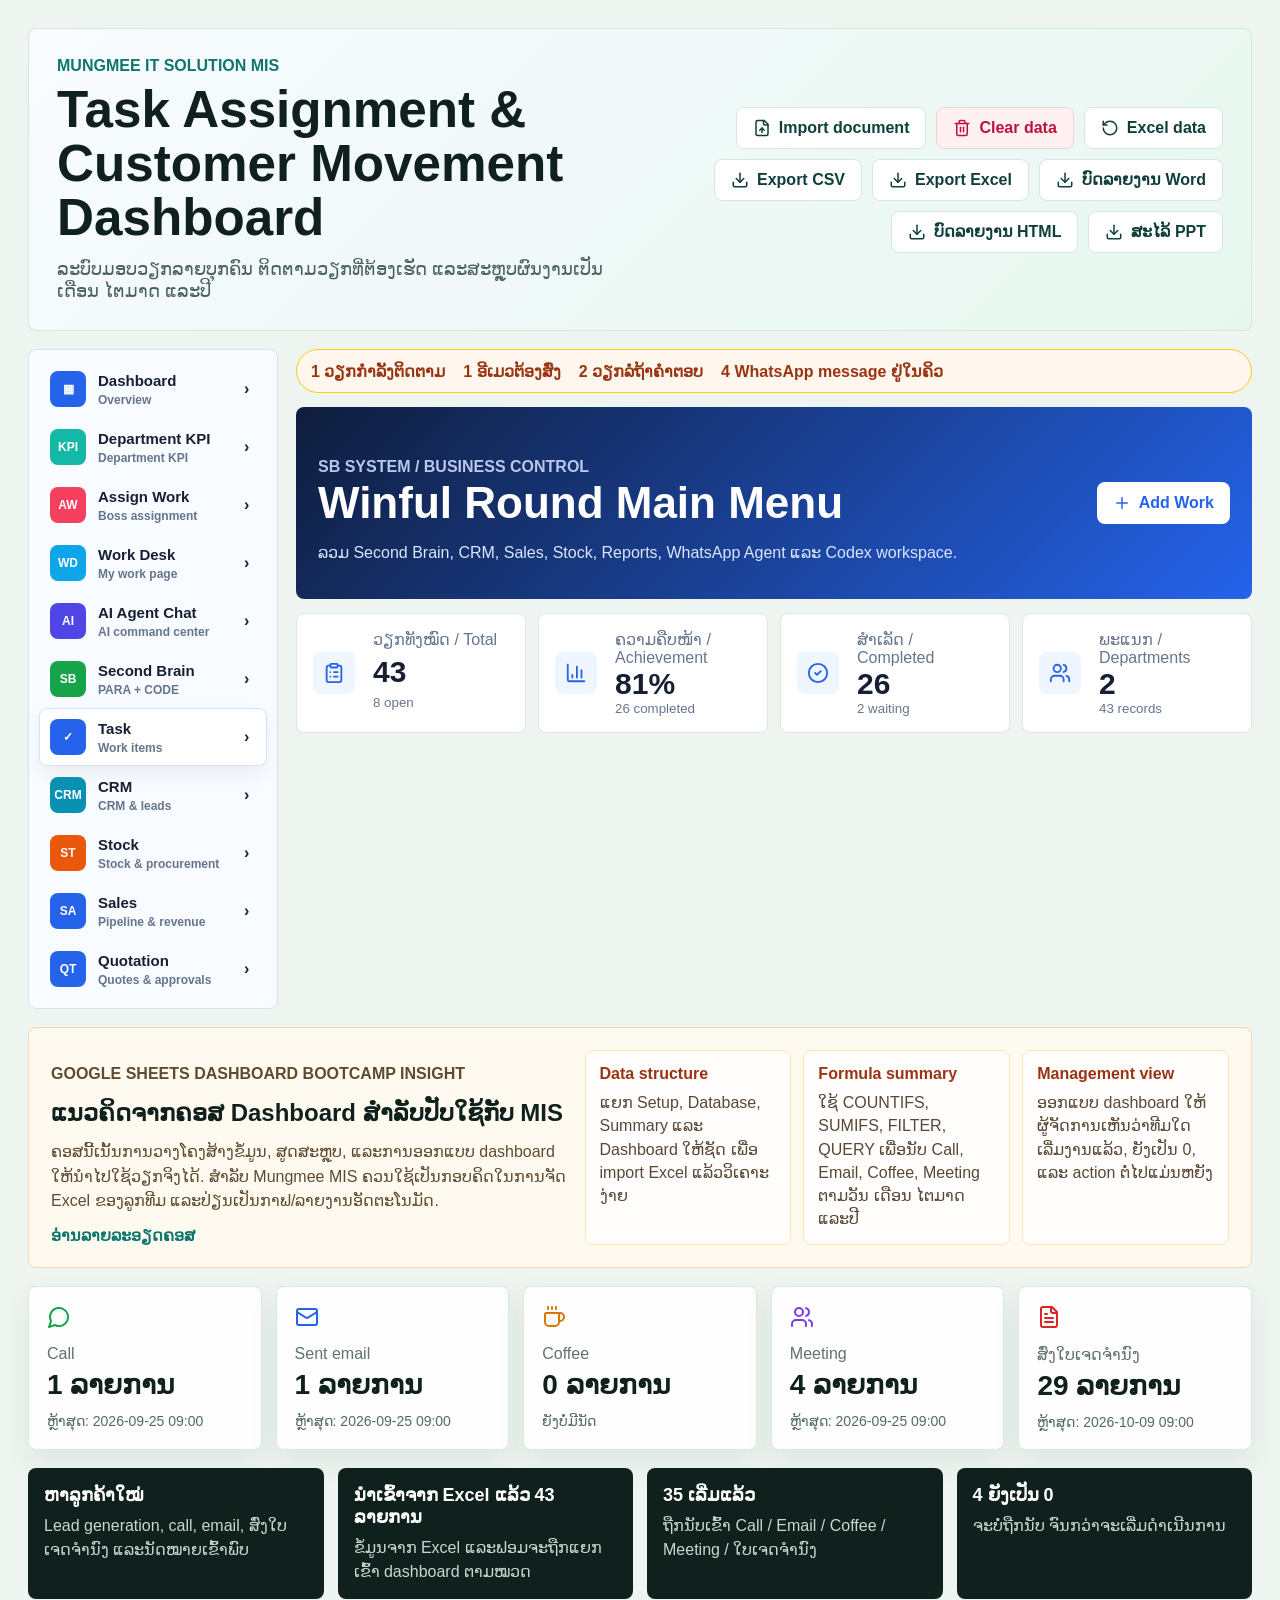
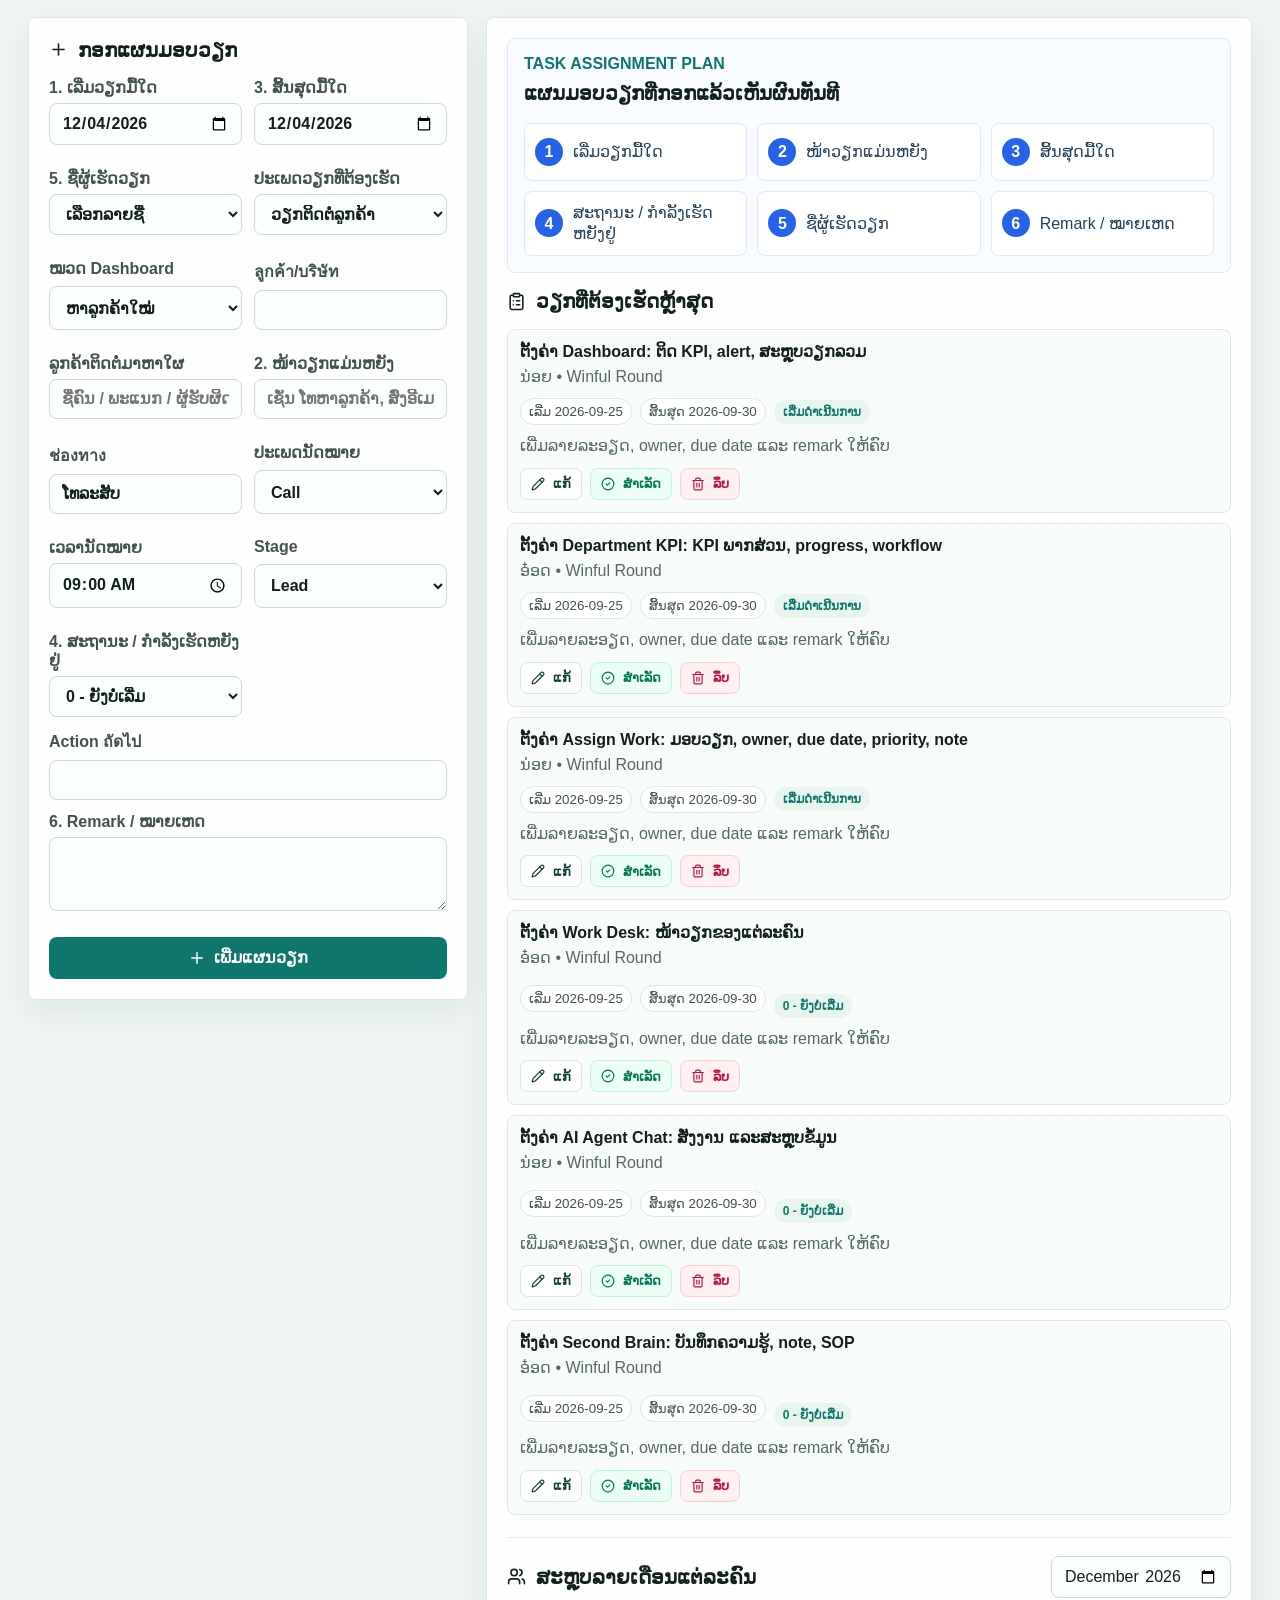
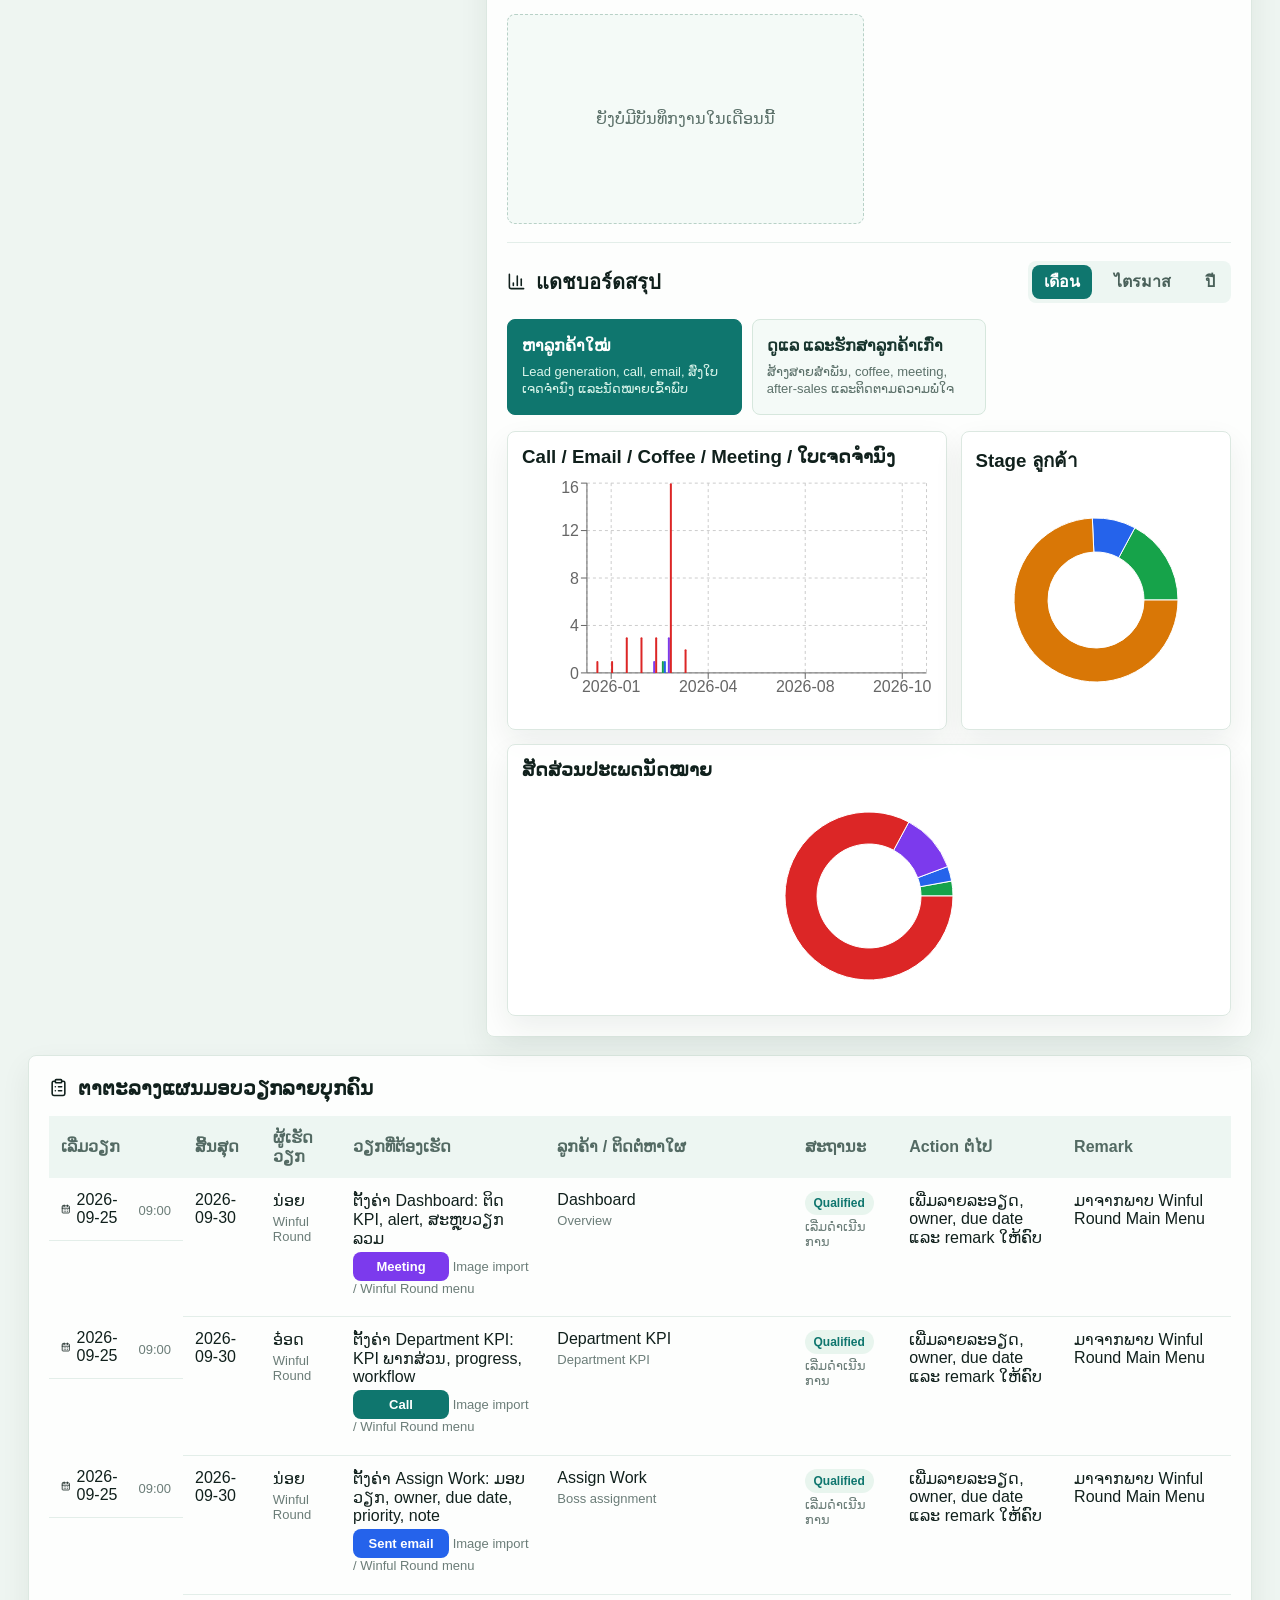
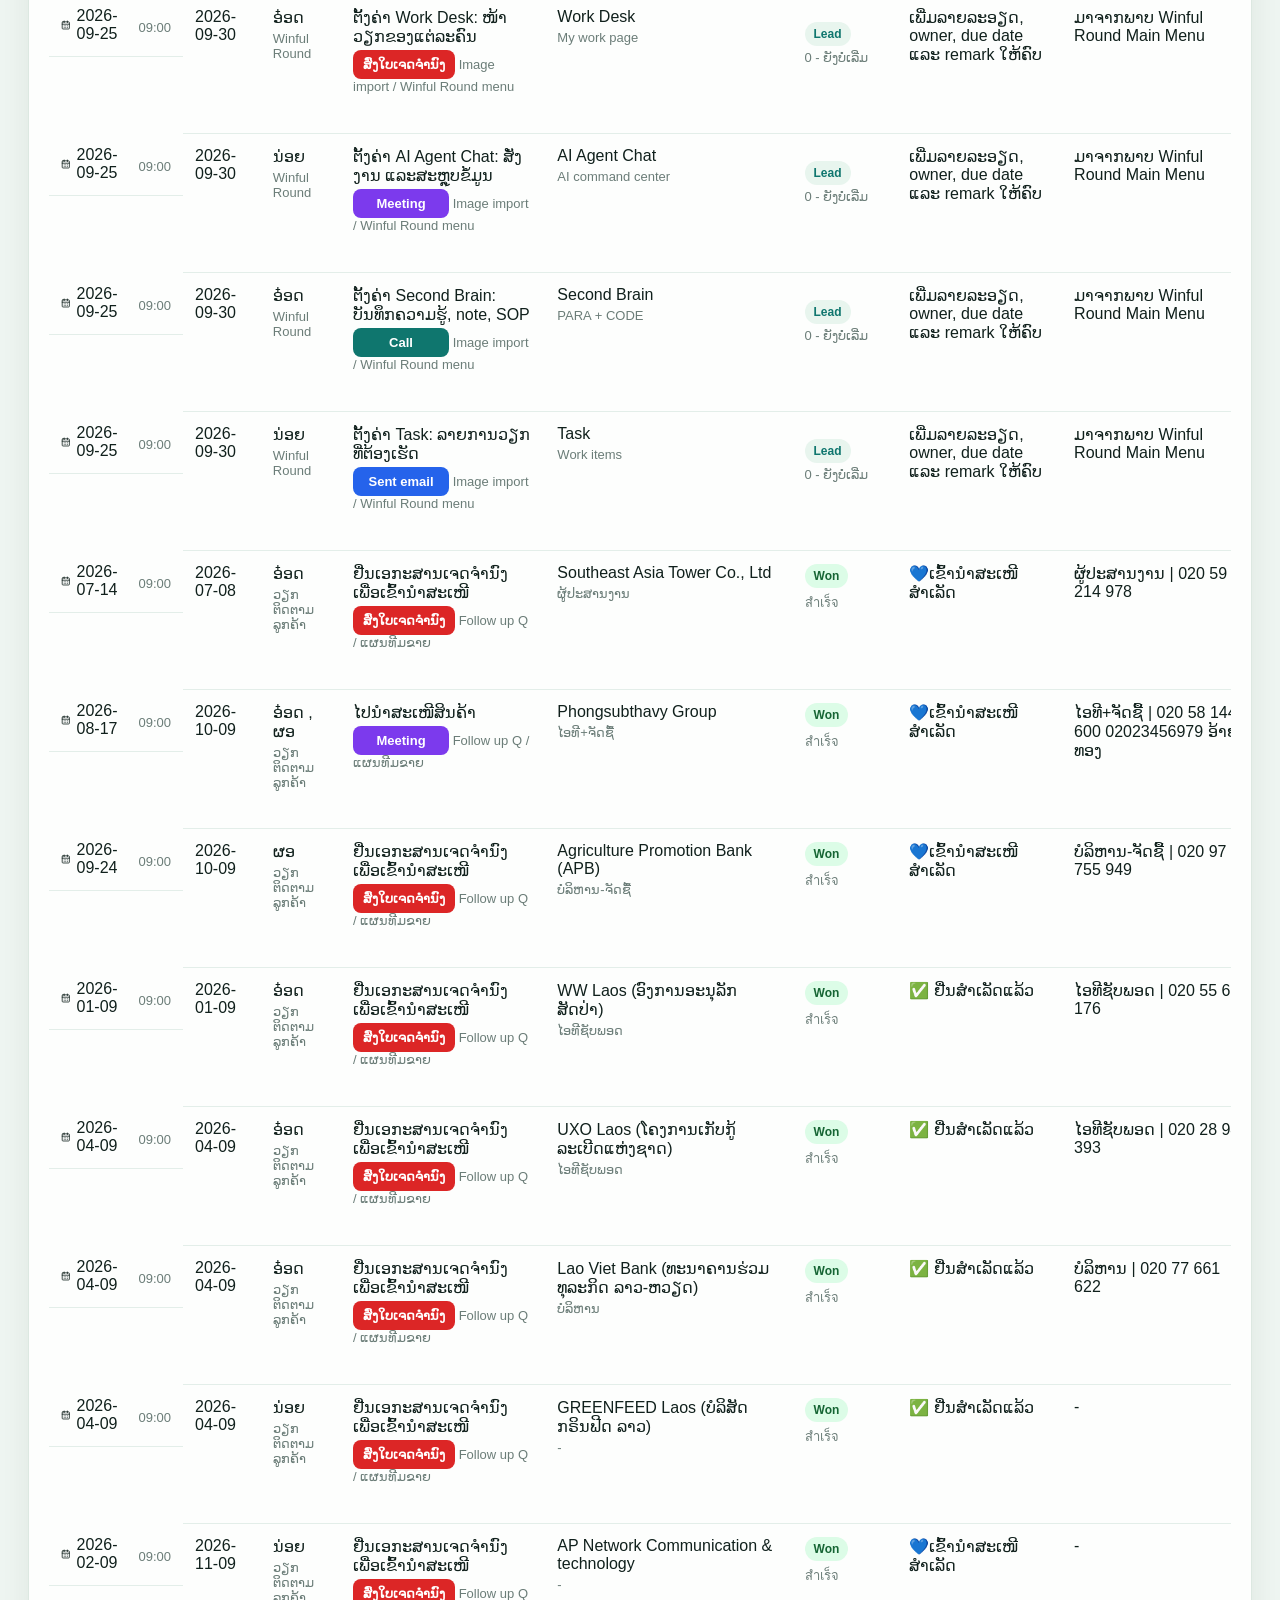
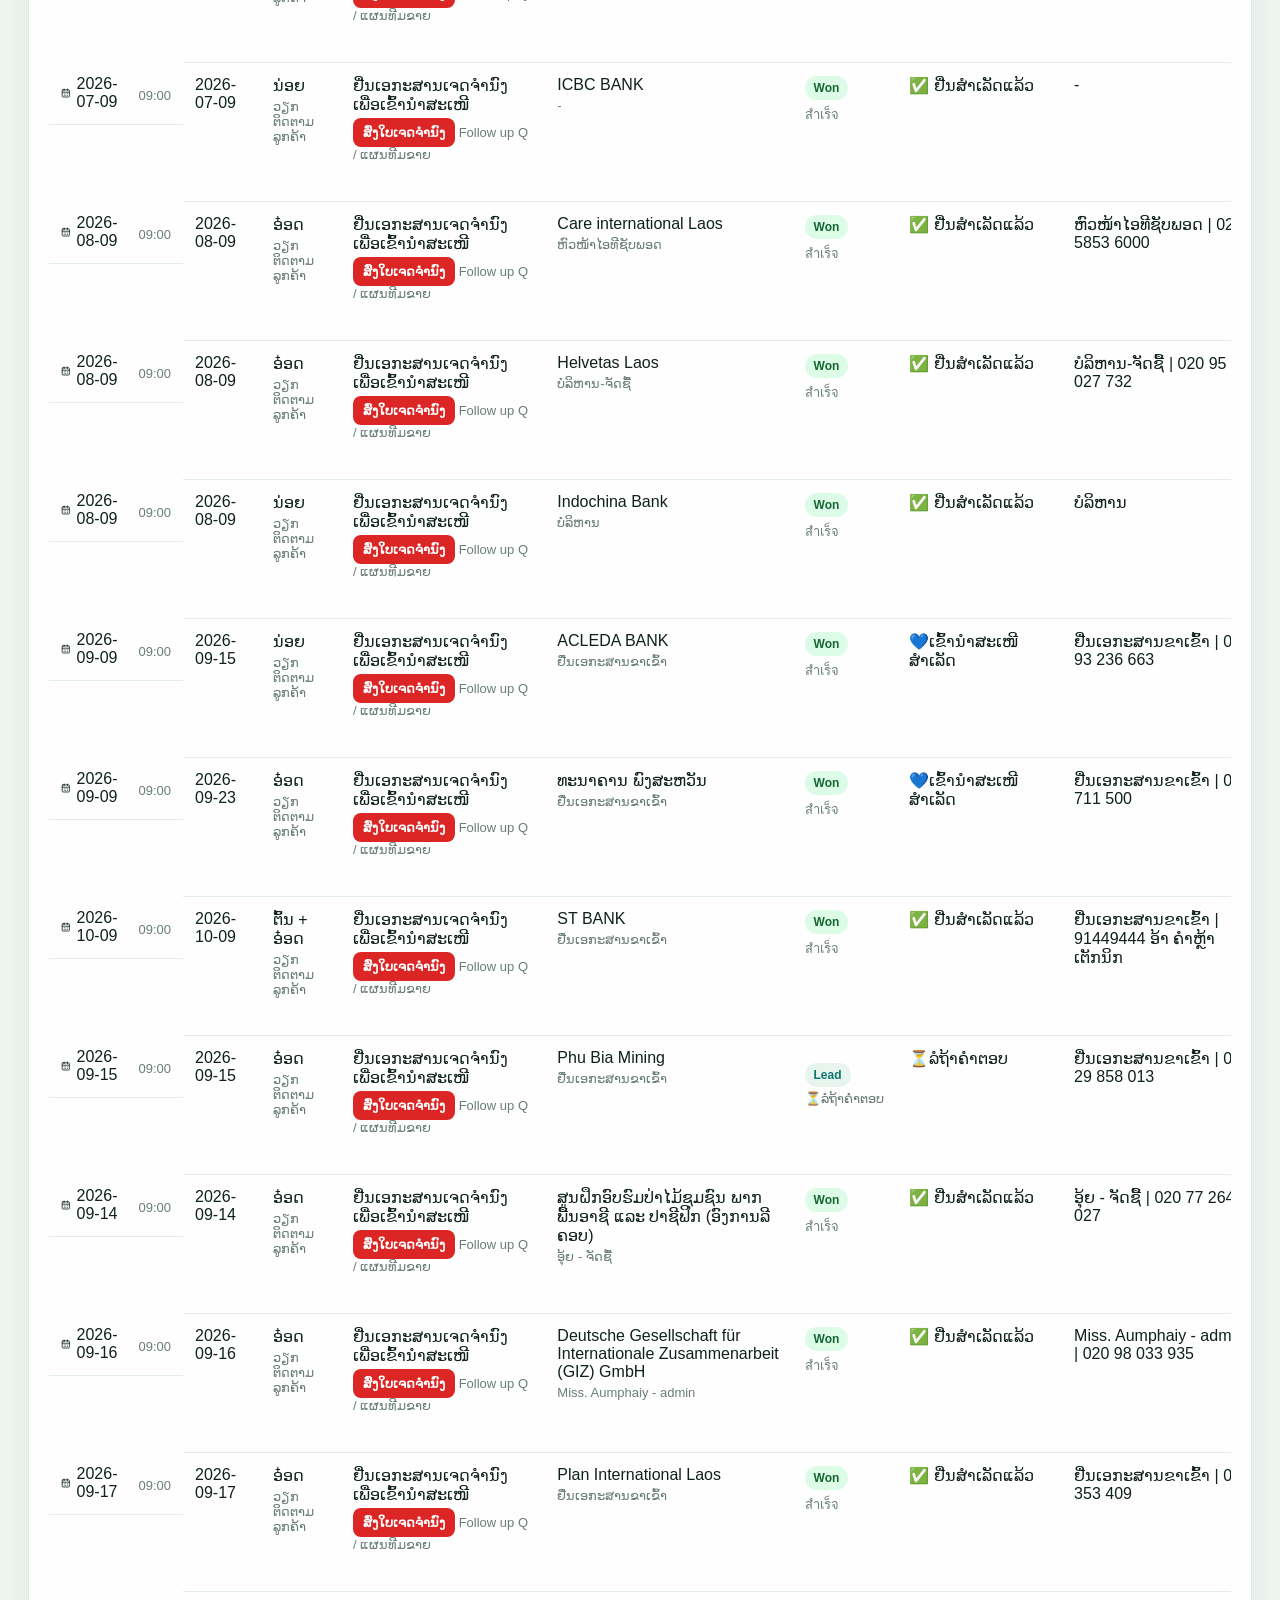
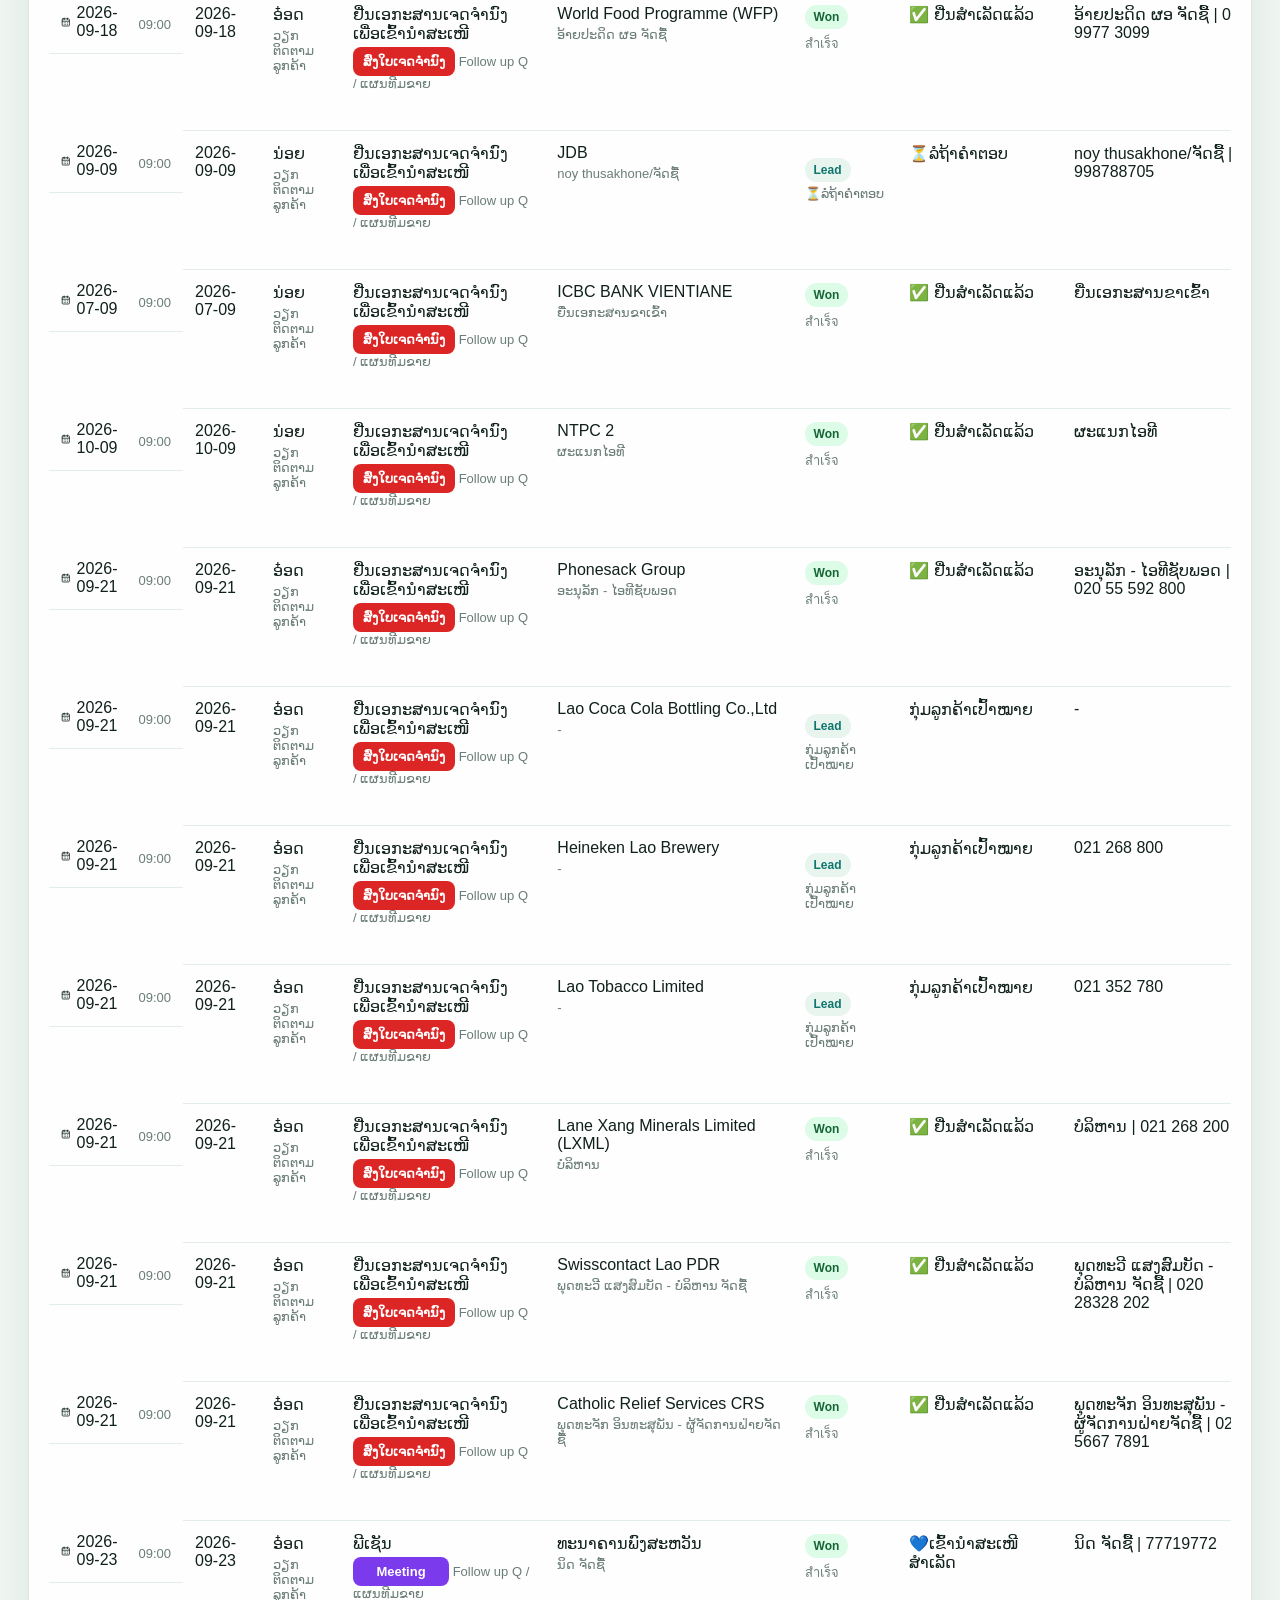
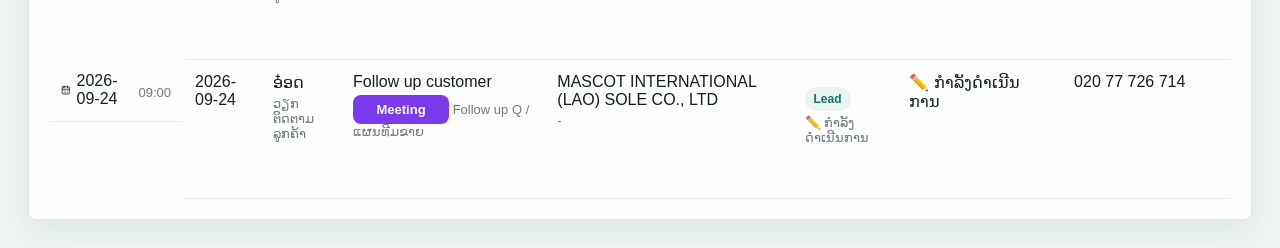
<file: apps/sales/index.html>
<!doctype html>
<html lang="th">
  <head>
    <meta charset="UTF-8" />
    <meta name="viewport" content="width=device-width, initial-scale=1.0" />
    <title>Mungmee IT Solution MIS Dashboard</title>
    <script type="module" crossorigin src="./assets/index-CfkvkwLw.js"></script>
    <link rel="stylesheet" crossorigin href="./assets/index-Cn5KfkKf.css">
  </head>
  <body>
    <div id="root"></div>
  </body>
</html>
</file>
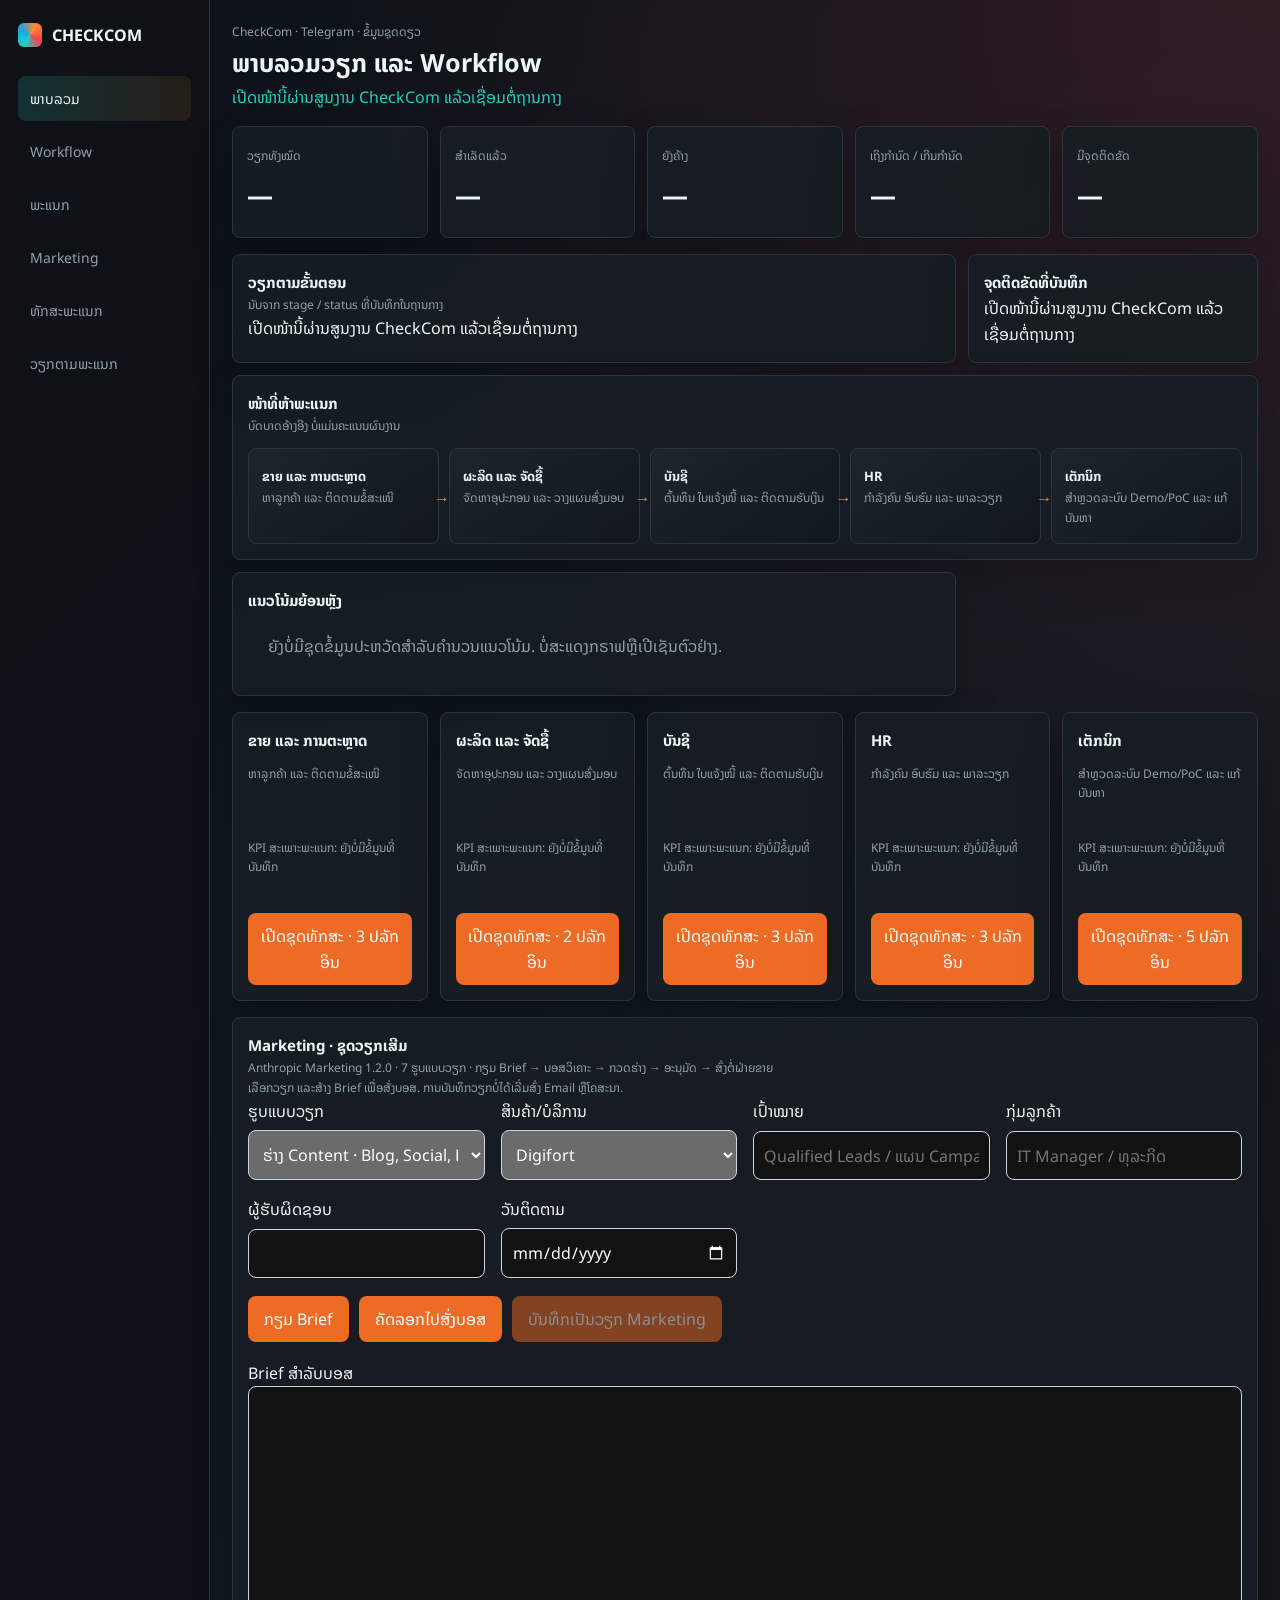
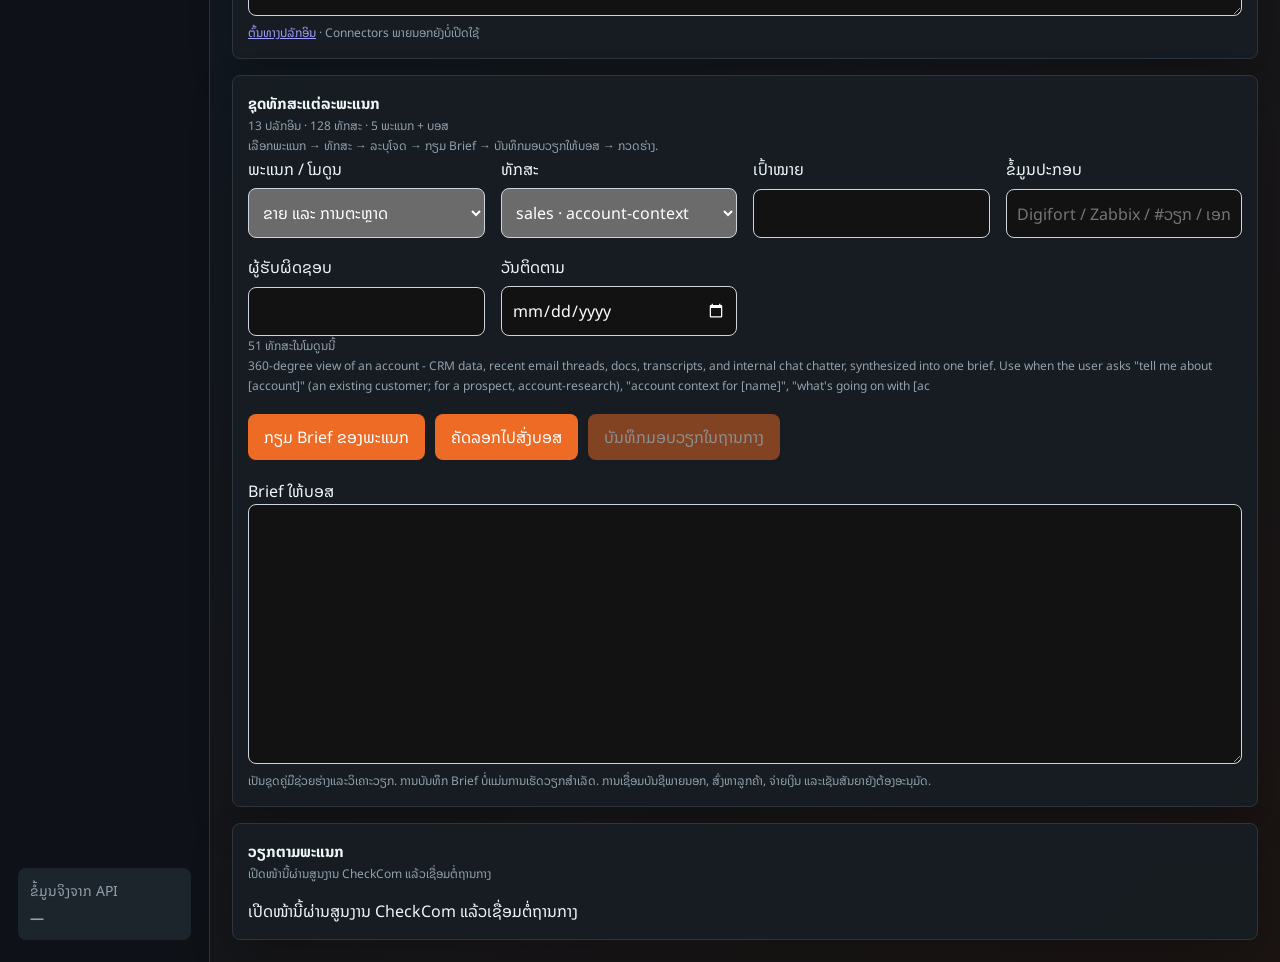
<file: apps/workflow/index.html>
<!doctype html>
<html lang="lo"><head><meta charset="UTF-8"><meta name="viewport" content="width=device-width,initial-scale=1"><title>CheckCom Workflow · ຖານຂໍ້ມູນກາງ</title><link rel="stylesheet" href="styles.css"><style>.metric-grid{grid-template-columns:repeat(auto-fit,minmax(170px,1fr))}.flow-row{flex-wrap:wrap}.flow-card{min-width:180px;flex:1}.risk-item{overflow-wrap:anywhere}.risk-item span{color:var(--teal)}.empty-note{padding:20px;color:var(--muted);line-height:1.7}.connection{margin:0;color:var(--teal)}.risk-list{max-height:460px;overflow:auto}</style></head>
<body><main class="app-shell"><aside class="sidebar"><div class="brand"><span class="brand-mark"></span><strong>CHECKCOM</strong></div><nav class="nav-list"><a class="active" href="#overview">ພາບລວມ</a><a href="#workflow">Workflow</a><a href="#departments">ພະແນກ</a><a href="#marketing">Marketing</a><a href="#departmentSkills">ທັກສະພະແນກ</a><a href="#analysis">ວຽກຕາມພະແນກ</a></nav><div class="side-note"><span>ຂໍ້ມູນຈິງຈາກ API</span><strong id="updatedAt">—</strong></div></aside>
<section class="dashboard"><header class="topbar"><div><p class="eyebrow">CheckCom · Telegram · ຂໍ້ມູນຊຸດດຽວ</p><h1>ພາບລວມວຽກ ແລະ Workflow</h1><p class="connection" id="connectionStatus" role="status"></p></div></header>
<section id="overview" class="metric-grid" aria-label="ຈຳນວນວຽກຈິງ"></section>
<section class="main-grid"><article class="panel trend-panel"><div class="panel-head"><div><h2>ວຽກຕາມຂັ້ນຕອນ</h2><p>ນັບຈາກ stage / status ທີ່ບັນທຶກໃນຖານກາງ</p></div></div><div class="risk-list" id="stageList"></div></article>
<article class="panel compact"><h2>ຈຸດຕິດຂັດທີ່ບັນທຶກ</h2><div class="risk-list" id="riskList"></div></article>
<article id="workflow" class="panel workflow-panel"><h2>ໜ້າທີ່ຫ້າພະແນກ</h2><p>ບົດບາດອ້າງອີງ ບໍ່ແມ່ນຄະແນນຜົນງານ</p><div class="flow-row" id="workflowRow"></div></article>
<article class="panel compact"><h2>ແນວໂນ້ມຍ້ອນຫຼັງ</h2><div class="empty-note">ຍັງບໍ່ມີຊຸດຂໍ້ມູນປະຫວັດສຳລັບຄຳນວນແນວໂນ້ມ. ບໍ່ສະແດງກຣາຟຫຼືເປີເຊັນຕົວຢ່າງ.</div></article></section>
<section id="departments" class="department-grid"></section>
<section id="marketing" class="panel"><h2>Marketing · ຊຸດວຽກເສີມ</h2><p>Anthropic Marketing 1.2.0 · 7 ຮູບແບບວຽກ · ກຽມ Brief → ບອສວິເຄາະ → ກວດຮ່າງ → ອະນຸມັດ → ສົ່ງຕໍ່ຝ່າຍຂາຍ</p><p>ເລືອກວຽກ ແລະສ້າງ Brief ເພື່ອສັ່ງບອສ. ການບັນທຶກວຽກບໍ່ໄດ້ເລີ່ມສົ່ງ Email ຫຼືໂຄສະນາ.</p><div class="marketing-fields"><label>ຮູບແບບວຽກ<select id="marketingTool"></select></label><label>ສິນຄ້າ/ບໍລິການ<select id="marketingProduct"><option>Digifort</option><option>Zabbix</option><option>Digifort + Zabbix</option></select></label><label>ເປົ້າໝາຍ<input id="marketingGoal" maxlength="1000" placeholder="Qualified Leads / ແຜນ Campaign"></label><label>ກຸ່ມລູກຄ້າ<input id="marketingAudience" maxlength="1000" placeholder="IT Manager / ທຸລະກິດ"></label><label>ຜູ້ຮັບຜິດຊອບ<input id="marketingOwner" maxlength="160"></label><label>ວັນຕິດຕາມ<input id="marketingDue" type="date"></label></div><div class="marketing-actions"><button id="marketingPrepare">ກຽມ Brief</button><button id="marketingCopy">ຄັດລອກໄປສັ່ງບອສ</button><button id="marketingSave" disabled>ບັນທຶກເປັນວຽກ Marketing</button></div><label>Brief ສຳລັບບອສ<textarea id="marketingBrief" rows="8" readonly></textarea></label><p id="marketingMessage" role="status"></p><p><a href="https://github.com/anthropics/knowledge-work-plugins/tree/2574e29377c7173d0cecffef29a6ecbd7f8ccb5d/marketing" target="_blank" rel="noopener">ຕົ້ນທາງປລັກອິນ</a> · Connectors ພາຍນອກຍັງບໍ່ເປີດໃຊ້</p></section>
<section id="departmentSkills" class="panel"><h2>ຊຸດທັກສະແຕ່ລະພະແນກ</h2><p id="departmentCatalogSummary"></p><p>ເລືອກພະແນກ → ທັກສະ → ລະບຸໂຈດ → ກຽມ Brief → ບັນທຶກມອບວຽກໃຫ້ບອສ → ກວດຮ່າງ.</p><div class="marketing-fields"><label>ພະແນກ / ໂມດູນ<select id="departmentModule"></select></label><label>ທັກສະ<select id="departmentSkill"></select></label><label>ເປົ້າໝາຍ<input id="departmentSkillGoal" maxlength="700"></label><label>ຂໍ້ມູນປະກອບ<input id="departmentSkillContext" maxlength="1400" placeholder="Digifort / Zabbix / #ວຽກ / ເອກະສານ"></label><label>ຜູ້ຮັບຜິດຊອບ<input id="departmentSkillOwner" maxlength="160"></label><label>ວັນຕິດຕາມ<input id="departmentSkillDue" type="date"></label></div><p id="departmentSkillCount"></p><p id="departmentSkillDescription"></p><div class="marketing-actions"><button id="departmentSkillPrepare">ກຽມ Brief ຂອງພະແນກ</button><button id="departmentSkillCopy">ຄັດລອກໄປສັ່ງບອສ</button><button id="departmentSkillSave" disabled>ບັນທຶກມອບວຽກໃນຖານກາງ</button></div><label>Brief ໃຫ້ບອສ<textarea id="departmentSkillBrief" rows="9" readonly></textarea></label><p id="departmentSkillStatus" role="status"></p><p>ເປັນຊຸດຄູ່ມືຊ່ວຍຮ່າງແລະວິເຄາະວຽກ. ການບັນທຶກ Brief ບໍ່ແມ່ນການເຮັດວຽກສຳເລັດ. ການເຊື່ອມບັນຊີພາຍນອກ, ສົ່ງຫາລູກຄ້າ, ຈ່າຍເງິນ ແລະເຊັນສັນຍາຍັງຕ້ອງອະນຸມັດ.</p></section><section id="analysis" class="panel analysis-panel"><div class="panel-head"><div><h2>ວຽກຕາມພະແນກ</h2><p id="departmentSummary"></p></div></div><div class="analysis-table" id="analysisTable"></div></section></section></main>
<style>.marketing-fields{display:grid;grid-template-columns:repeat(auto-fit,minmax(220px,1fr));gap:16px}.marketing-fields label{display:grid;gap:6px}.marketing-fields input,.marketing-fields select,#marketingBrief{font:inherit;padding:10px;border:1px solid #ccd4de;border-radius:8px;width:100%;box-sizing:border-box}.marketing-actions{display:flex;gap:10px;flex-wrap:wrap;margin:18px 0}.marketing-actions button{font:inherit;padding:10px 16px;border:0;border-radius:8px;background:#ed6b25;color:#fff;cursor:pointer}.marketing-actions button:disabled{opacity:.5;cursor:not-allowed}#marketingMessage{overflow-wrap:anywhere}#marketing{scroll-margin-top:20px}</style><script src="../../shared-dashboard.js"></script><script type="module" src="app.js"></script><script type="module" src="marketing-ui.js?v=1"></script><style>#departmentSkillBrief{width:100%;box-sizing:border-box;font:inherit;padding:12px;border:1px solid #ccd4de;border-radius:8px}.skill-open{font:inherit;background:#ed6b25;color:white;border:0;padding:10px;border-radius:8px;cursor:pointer}#departmentSkills{scroll-margin-top:20px}#departmentSkillDescription{overflow-wrap:anywhere}</style><script type="module" src="department-skills-ui.js?v=1"></script></body></html>
</file>
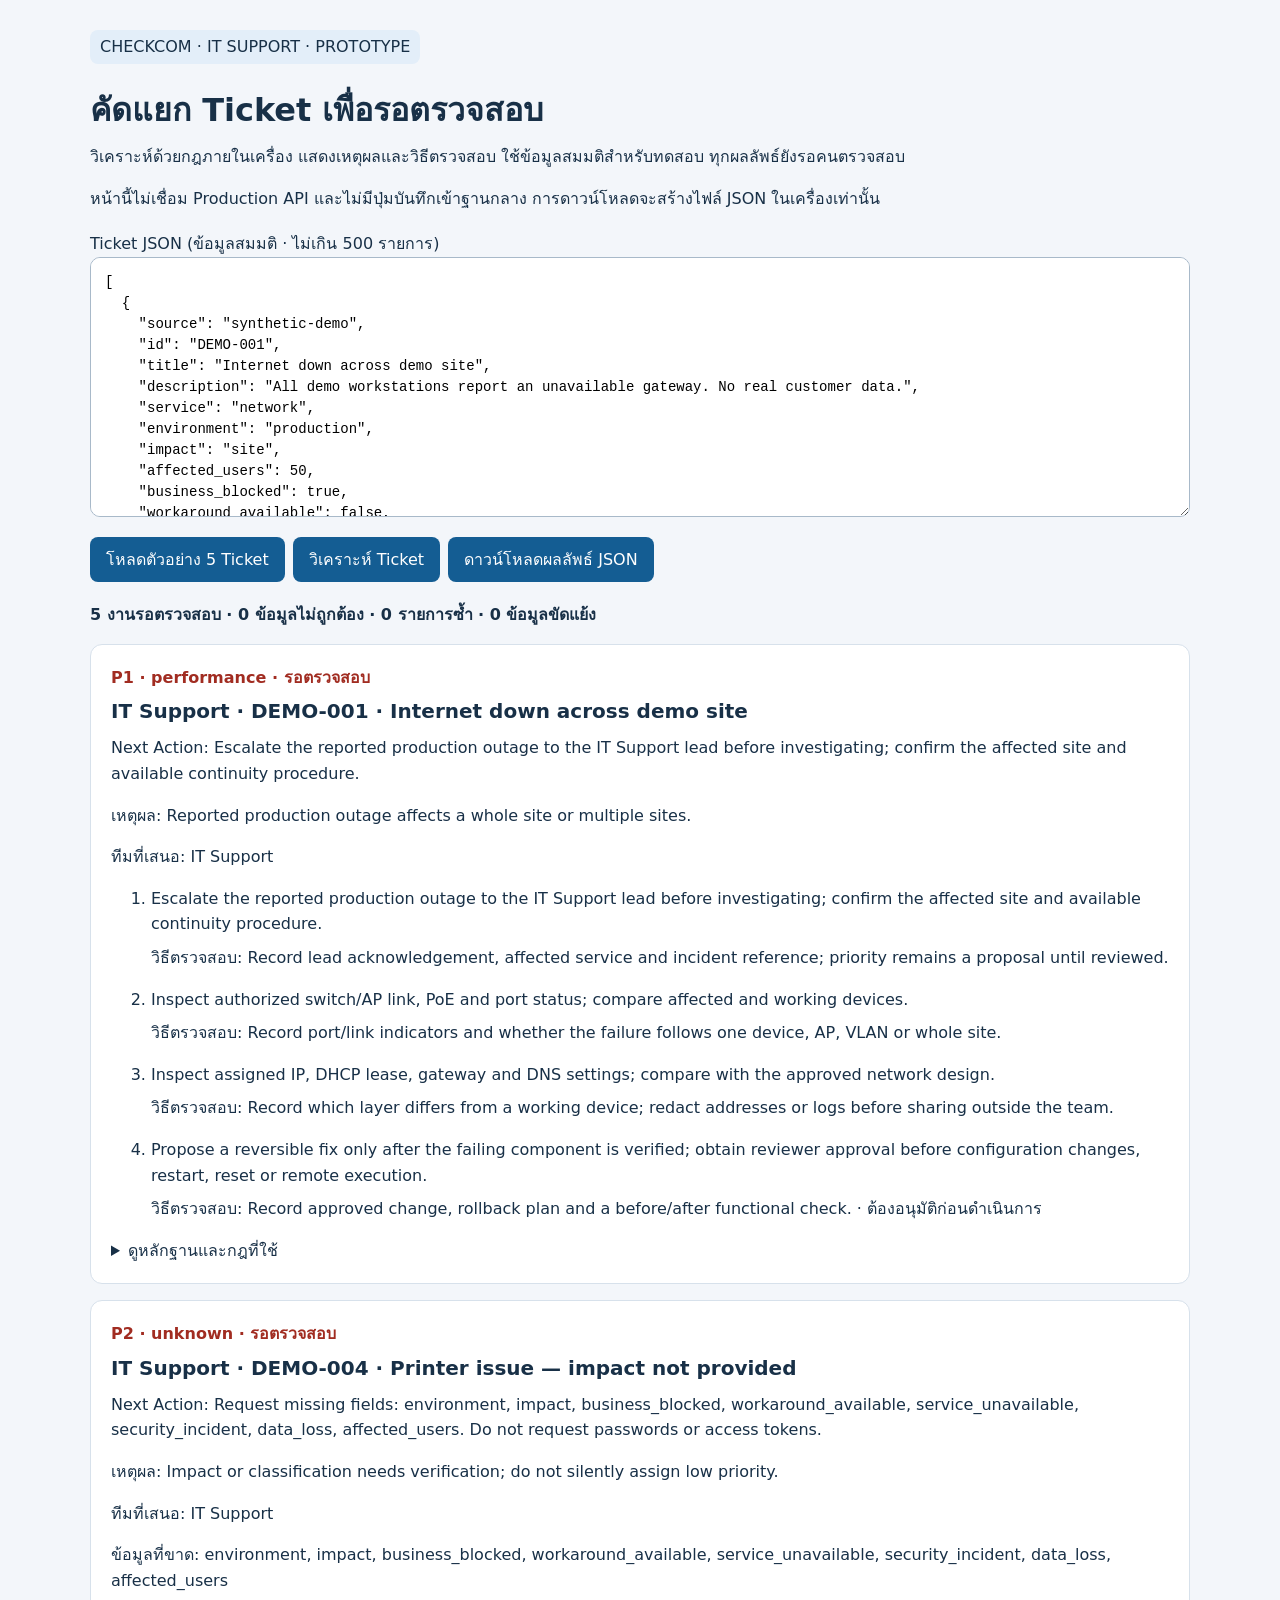
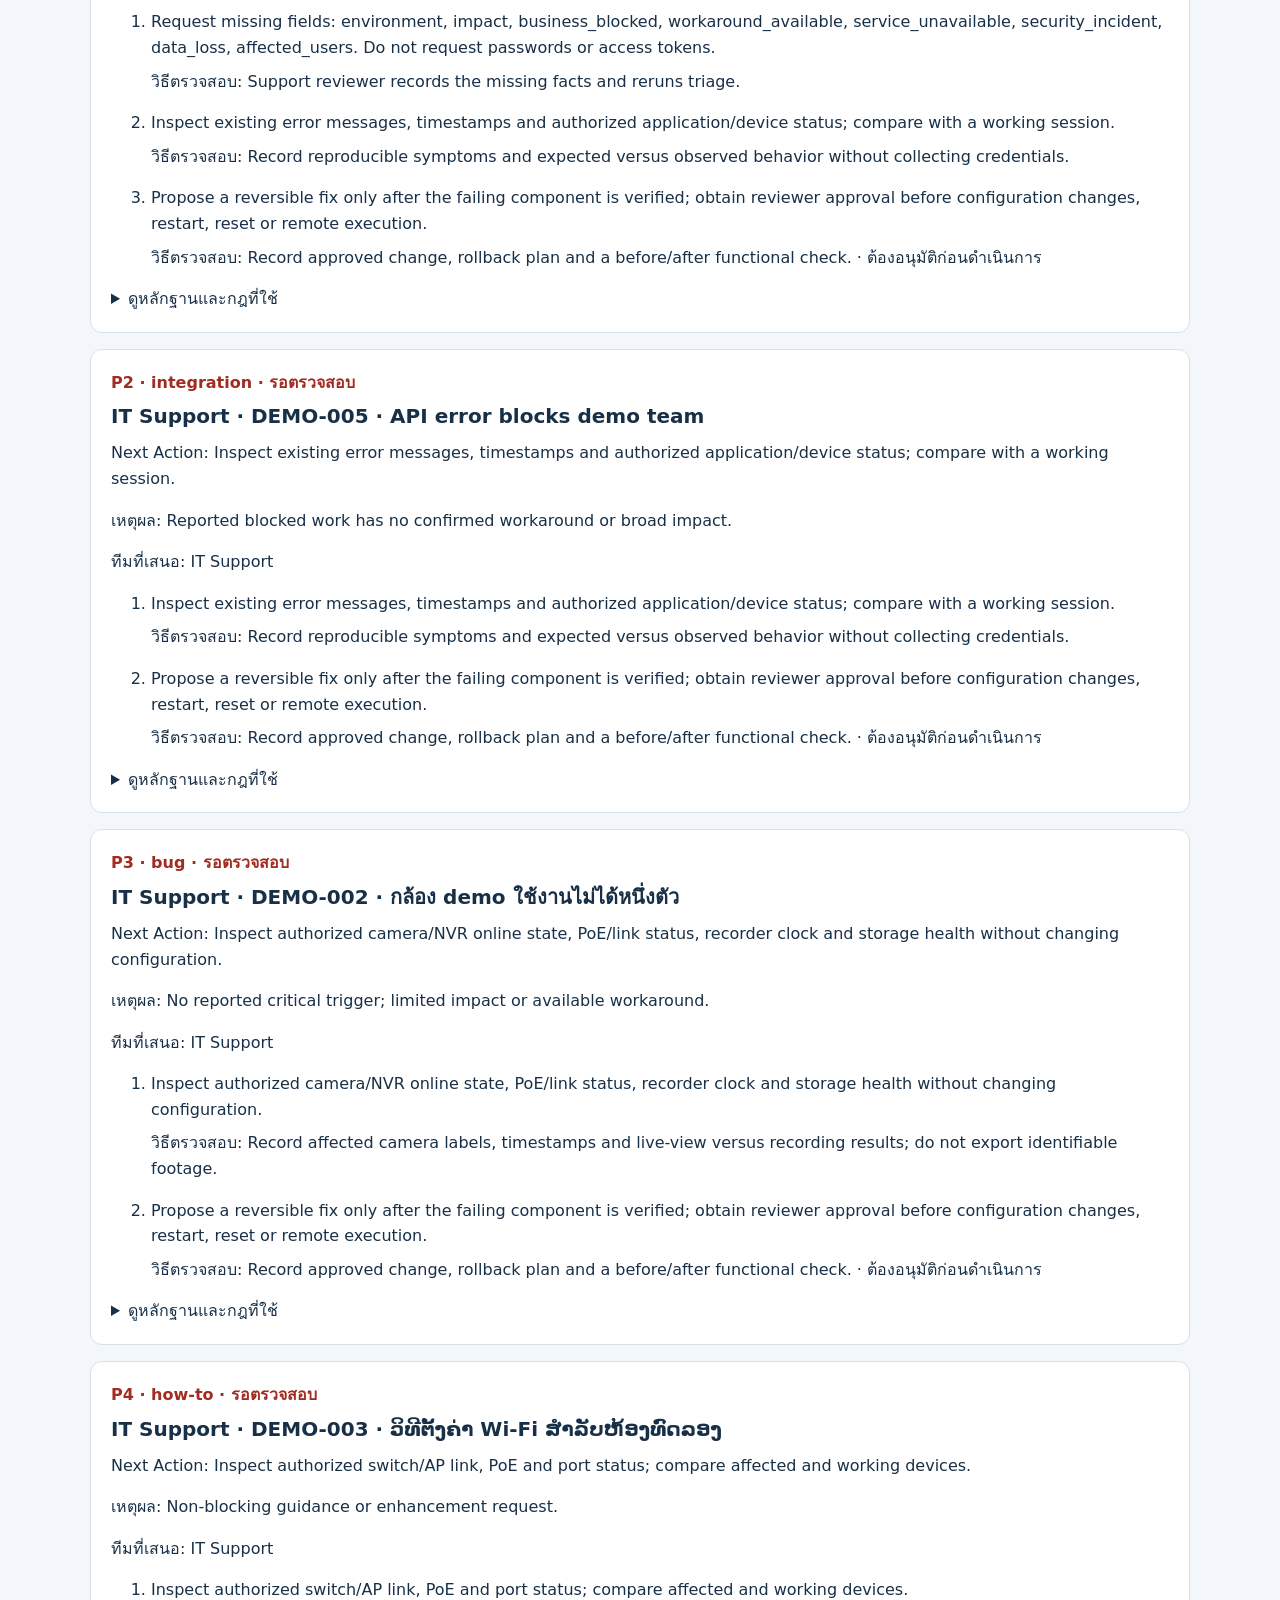
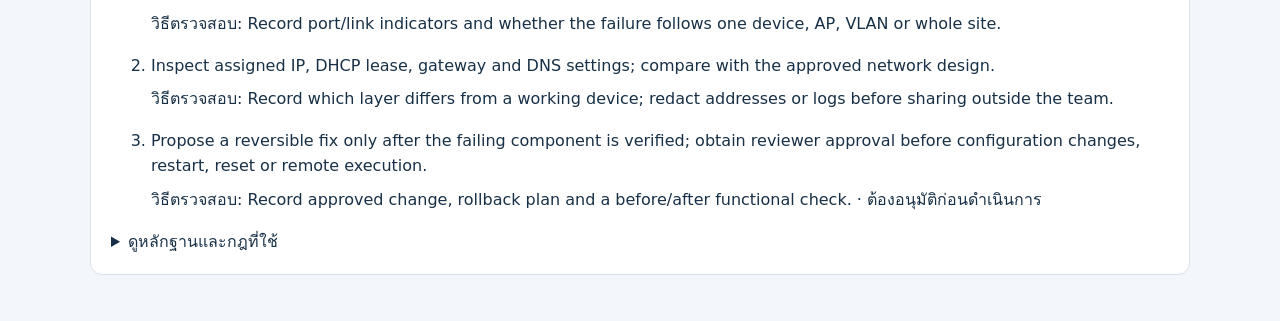
<file: apps/workflow/ticket-triage.html>
<!doctype html>
<html lang="th">
<head><meta charset="utf-8"><meta name="viewport" content="width=device-width, initial-scale=1"><meta http-equiv="Content-Security-Policy" content="default-src 'self'; connect-src 'self'; style-src 'self' 'unsafe-inline'; object-src 'none'; base-uri 'none'; form-action 'none'"><title>CheckCom · Ticket Triage Prototype</title>
<style>
body{font:16px/1.6 system-ui,sans-serif;background:#f3f6fa;color:#183047;margin:0}main{max-width:1100px;margin:auto;padding:30px 20px}h1{margin-bottom:5px}p{margin-top:8px}.badge{display:inline-block;background:#e3eef9;border-radius:8px;padding:4px 10px}textarea{box-sizing:border-box;width:100%;min-height:260px;font:14px/1.5 monospace;padding:14px;border:1px solid #a8b9c9;border-radius:10px}button{padding:10px 16px;margin:12px 8px 12px 0;font:inherit;border:0;border-radius:8px;background:#145d93;color:white;cursor:pointer}button:disabled{opacity:.5}article{background:white;padding:20px;border:1px solid #d7e1eb;border-radius:12px;margin:16px 0;overflow-wrap:anywhere}h2{font-size:20px;margin:5px 0}.priority{font-weight:bold;color:#a12c21}pre{white-space:pre-wrap;overflow-wrap:anywhere}#message{font-weight:600}details{margin-top:12px}li{margin:10px 0}label{display:block;margin-top:20px}
</style></head>
<body><main><span class="badge">CHECKCOM · IT SUPPORT · PROTOTYPE</span><h1>คัดแยก Ticket เพื่อรอตรวจสอบ</h1>
<p>วิเคราะห์ด้วยกฎภายในเครื่อง แสดงเหตุผลและวิธีตรวจสอบ ใช้ข้อมูลสมมติสำหรับทดสอบ ทุกผลลัพธ์ยังรอคนตรวจสอบ</p>
<p>หน้านี้ไม่เชื่อม Production API และไม่มีปุ่มบันทึกเข้าฐานกลาง การดาวน์โหลดจะสร้างไฟล์ JSON ในเครื่องเท่านั้น</p>
<label for="tickets">Ticket JSON (ข้อมูลสมมติ · ไม่เกิน 500 รายการ)</label><textarea id="tickets" spellcheck="false"></textarea>
<div><button id="sample" type="button">โหลดตัวอย่าง 5 Ticket</button><button id="analyze" type="button">วิเคราะห์ Ticket</button><button id="download" type="button" disabled>ดาวน์โหลดผลลัพธ์ JSON</button></div>
<p id="message" role="status" aria-live="polite">กำลังโหลดตัวอย่าง…</p><section id="results" aria-label="ผลการคัดแยก Ticket"></section>
<script type="module" src="ticket-triage-ui.mjs"></script></main></body></html>
</file>
<file: apps/performance/style.css>
@import url('https://fonts.googleapis.com/css2?family=Noto+Sans+Lao:wght@400;500;600;700&family=Manrope:wght@400;500;600;700;800&display=swap');
:root{--ink:#17233a;--muted:#7b8291;--orange:#f36a32;--red:#d94245;--green:#248472;--line:#ebecef;--bg:#f7f8fa}*{box-sizing:border-box}body{margin:0;background:var(--bg);color:var(--ink);font-family:Manrope,'Noto Sans Lao',sans-serif;font-size:13px}button,input,select{font:inherit}button{cursor:pointer}button:focus-visible,a:focus-visible,input:focus-visible,select:focus-visible{outline:3px solid #fc9c70;outline-offset:3px}aside{position:fixed;inset:0 auto 0 0;width:230px;background:#162139;color:#c2c9d5;padding:35px 20px;display:flex;flex-direction:column}.brand{display:flex;gap:12px;align-items:center;color:white;letter-spacing:1.5px;font-weight:800;font-size:16px;margin-bottom:43px}.brand small{display:block;font-size:8px;letter-spacing:1.9px;color:#94a0b5;margin-top:6px}.brand-icon{font-size:38px;line-height:1;color:#ff8850;letter-spacing:-7px}.brand-icon span{color:#e65253}.nav-label{font-size:9px;font-weight:700;letter-spacing:1.8px;color:#7e8da6;margin:15px 14px}.nav{display:flex;align-items:center;gap:12px;border:0;width:100%;text-align:left;color:inherit;background:none;border-radius:9px;padding:13px 12px;margin:5px 0;font-size:12px;line-height:1.7}.nav.active{background:#f36a32;color:#fff;box-shadow:0 6px 20px #0002}.nav b{margin-left:auto;font-size:10px;background:#ffffff30;border-radius:5px;padding:0 6px}.nav .mini-icon{color:#93a2ba;font-weight:800;width:16px}.nav.selected{background:#ffffff0e;color:#fff}.nav.selected .mini-icon{color:#ff9562}.side-note{margin-top:auto;border-top:1px solid #ffffff16;padding:22px 8px 0;font-size:9px;letter-spacing:.8px}.side-note p{font-size:11px;line-height:2;color:#8899b4;letter-spacing:0}.live-dot{display:inline-block;width:6px;height:6px;background:#ff925e;border-radius:50%;margin-right:7px}main{margin-left:230px}header{height:80px;display:flex;align-items:center;justify-content:space-between;padding:0 38px;border-bottom:1px solid var(--line);background:#fff}.breadcrumb{font-size:11px;color:#747e90}.breadcrumb span{margin:0 14px;color:#c5c9d0}.header-right{display:flex;gap:20px;align-items:center}.period{color:#767e8b;font-size:11px}.avatar{width:33px;height:33px;background:#fff0e8;border:1px solid #ffdbca;color:#c3592a;font-size:11px;display:grid;place-items:center;border-radius:50%;font-weight:800}.content{max-width:1580px;margin:auto;padding:34px 38px}.title-row{display:flex;align-items:center;justify-content:space-between;gap:20px;margin-bottom:24px}.eyebrow{font-size:9px;letter-spacing:2px;font-weight:800;color:#dd6836}h1{font-size:29px;font-weight:700;letter-spacing:-.7px;line-height:1.6;margin:5px 0}p{line-height:1.9}.subtitle{color:var(--muted);margin:4px 0;font-size:12px}.actions{display:flex;gap:9px;flex-shrink:0}.actions button{border:1px solid #dfe3e9;border-radius:7px;padding:10px 13px;background:#fff;color:#5c6473;font-size:11px}.actions .primary{background:var(--orange);border-color:var(--orange);color:white}.demo-banner{display:flex;gap:12px;align-items:center;background:#fff5ec;color:#a56942;border:1px solid #fbe0ca;border-radius:7px;padding:10px 14px;font-size:11px;margin-bottom:24px}.demo-banner b{font-size:8px;letter-spacing:1px;padding:3px 6px;background:#fce1ca;color:#b56128;border-radius:3px}.summary{display:grid;grid-template-columns:1.15fr 1fr 1fr 1fr;gap:17px}.stat{background:#fff;border:1px solid var(--line);border-radius:11px;padding:20px 22px;position:relative}.stat small{color:#7c8393;font-size:11px}.stat strong{display:block;font-size:32px;letter-spacing:-1.5px;font-weight:800;margin:8px 0 2px}.stat .stat-note{font-size:10px;color:#969cab}.stat.accent{background:#19283f;color:#fff;border-color:#19283f}.stat.accent small{color:#bbc5d5}.stat.accent .stat-note{color:#94a4bb}.stat.accent strong{color:#ff9665}.stat .deco{position:absolute;right:20px;top:22px;width:30px;height:30px;border-radius:8px;display:grid;place-items:center;background:#fff1e9;color:#ed773e;font-size:16px}.stat .red{color:var(--red)}.section-heading{display:flex;justify-content:space-between;align-items:center;gap:15px;margin:28px 0 15px}h2{margin:0;font-size:15px;font-weight:700}.section-heading p{margin:4px 0 0;color:#9196a1;font-size:10px}.legend{display:flex;gap:15px;color:#888f9d;font-size:10px}.legend i{display:inline-block;width:6px;height:6px;border-radius:100%;margin-right:5px}.good{background:var(--green)}.amber{background:var(--orange)}.red{background:var(--red)}.missing{background:#a6adbb}.department-cards{display:grid;grid-template-columns:repeat(5,minmax(0,1fr));gap:13px}.dept-card{position:relative;border:1px solid var(--line);background:#fff;padding:17px 16px 15px;text-align:left;border-radius:10px;color:var(--ink);transition:transform .15s,border-color .15s}.dept-card:hover{transform:translateY(-3px)}.dept-card.chosen{border-color:#f78750;box-shadow:0 0 0 2px #fff0e6}.card-top{display:flex;justify-content:space-between;align-items:center;margin-bottom:14px}.dept-icon{height:31px;width:31px;border-radius:9px;display:grid;place-items:center;background:#fff0e6;color:#d66a33;font-weight:800;font-size:12px}.tiny-status{font-size:8px;font-weight:700;color:#79818c}.tiny-status i{display:inline-block;width:6px;height:6px;border-radius:50%;margin-right:4px}.dept-name{font-size:11px;font-weight:800;min-height:31px;line-height:1.4}.dept-lao{font-size:9px;color:#939aa6;min-height:32px;line-height:1.8}.dept-value{font-size:30px;font-weight:800;letter-spacing:-1.5px;margin:5px 0 8px}.dept-value span{font-size:13px;color:#a6adba;letter-spacing:0}.progress{height:5px;background:#f0f1f4;border-radius:8px;overflow:hidden}.progress>i{display:block;height:100%;border-radius:8px}.dept-foot{display:flex;justify-content:space-between;font-size:9px;color:#959ba8;margin-top:13px}.dept-foot b{color:#606b7d}.panel{border:1px solid var(--line);background:#fff;border-radius:11px;margin-top:22px;padding:23px}.panel .section-heading{margin:0 0 20px}.tag{font-size:9px;padding:4px 8px;border-radius:5px;white-space:nowrap;font-weight:600}.tag.neutral{background:#f1f3f6;color:#8590a1;letter-spacing:.6px}.tag.red{background:#fff0f0;color:#ca454a}.tag.amber{background:#fff1e7;color:#d07537}.tag.good{background:#ebf6f0;color:#2b826a}.tag.missing{background:#eee;color:#777}.flow{display:flex;align-items:center;gap:10px}.flow>button{flex:1;border:1px solid #edeef1;background:#fff;border-radius:8px;padding:13px 16px;text-align:left}.flow>span{color:#ced2d9;font-size:19px}.flow em{font-size:9px;color:var(--orange);font-style:normal;font-weight:800;display:block;margin-bottom:5px}.flow strong{font-size:11px;display:block}.flow small{font-size:9px;color:#8b929e;display:block;margin-top:5px}.hr-band{display:flex;justify-content:center;gap:18px;align-items:center;width:100%;margin-top:12px;border:1px dashed #d6dce5;border-radius:6px;padding:10px;background:#fafbfd;font-size:11px;color:#64738a;font-weight:700}.hr-band span{font-weight:400;color:#959ead;font-size:10px}.detail-heading{display:flex;align-items:start;justify-content:space-between;gap:15px}.detail-heading h2{font-size:18px}.goal{color:#828b99;font-size:11px;margin:8px 0 15px}.tabs{display:flex;border-bottom:1px solid var(--line);gap:24px;margin-bottom:18px}.tabs button{background:none;border:0;padding:10px 0;font-size:11px;color:#949aa4;border-bottom:2px solid transparent}.tabs button.on{color:#e86f36;border-bottom-color:#e86f36;font-weight:700}.detail-metrics{display:flex;gap:22px;margin-bottom:18px}.detail-metrics span{font-size:10px;color:#8a92a0}.detail-metrics b{font-size:15px;color:#34425a;margin-left:8px}.table-wrap{overflow:auto}table{border-collapse:collapse;width:100%;font-size:11px}th{text-align:left;color:#989fa9;font-size:9px;font-weight:600;background:#fafbfc;letter-spacing:.4px;padding:11px 10px;border-bottom:1px solid var(--line)}td{padding:13px 10px;border-bottom:1px solid #f0f1f3;vertical-align:middle}.metric-label{font-weight:700;font-size:11px}.metric-sub{font-size:9px;color:#99a0ab;margin-top:4px}.number{font-family:Manrope,sans-serif;font-size:11px;border:1px solid #e3e6ec;border-radius:5px;padding:7px;width:95px;color:#43536a;background:#fff}.weight{width:55px}.score-cell{min-width:110px}.score-cell>div{display:flex;justify-content:space-between;margin-bottom:6px}.formula-link{border:0;background:#f3f4f6;color:#929bad;border-radius:4px;padding:3px 7px;font-size:10px}.formula{font-size:10px;color:#8f98a5;background:#fafafa;padding:12px;border-radius:6px;line-height:1.9;margin-top:10px}.weight-note{font-size:10px;color:#9099a5;margin-top:12px}.weight-note.warn{color:#bf5a35}.task-name{font-size:12px}.task-select{border:1px solid #e1e5eb;border-radius:5px;padding:7px;color:#4b5b72;background:#fff;font-size:11px}.task-flag{display:flex;align-items:center;gap:6px;font-size:10px;color:#9b6870}.method{margin-top:22px}.method-grid{display:grid;grid-template-columns:repeat(3,1fr);gap:28px;margin-top:20px}.method-grid b{font-size:11px;color:#6d7b90}.method-grid p{font-size:10px;color:#929ba8;line-height:2}footer{display:flex;justify-content:space-between;margin-top:22px;font-size:9px;line-height:1.8;color:#a0a7b1}footer span{font-size:8px;letter-spacing:1px}#toast{position:fixed;bottom:25px;right:25px;background:#19283f;color:#fff;padding:12px 20px;border-radius:8px;box-shadow:0 10px 30px #0002;opacity:0;pointer-events:none;transition:opacity .2s;font-size:12px}#toast.show{opacity:1}@media(min-width:1500px){.content{padding-top:40px}.department-cards{gap:18px}.dept-card{padding:22px}.dept-value{font-size:36px}}@media(max-width:1150px){aside{width:190px;padding:28px 13px}main{margin-left:190px}.content{padding:25px}.title-row{align-items:start;flex-direction:column}.department-cards{grid-template-columns:repeat(3,1fr)}.dept-name,.dept-lao{min-height:0;margin-bottom:5px}.summary{gap:10px}.stat{padding:17px 15px}.stat .deco{display:none}.flow{gap:5px}.flow>button{padding:12px 10px}header{padding:0 25px}}@media(max-width:720px){aside{position:relative;width:100%;padding:16px}.brand{margin:0;font-size:14px}.brand-icon{font-size:28px}.nav-label,.side-note,aside>.nav{display:none}nav{display:flex;overflow:auto;margin-top:12px;gap:5px}.nav{min-width:120px;width:auto;font-size:10px;padding:8px;margin:0}.nav .mini-icon{display:none}main{margin:0}header{height:55px;padding:0 18px}.period{font-size:8px}.breadcrumb{font-size:9px}.content{padding:22px 16px}h1{font-size:24px}.summary{grid-template-columns:1fr 1fr}.stat strong{font-size:29px}.department-cards{grid-template-columns:1fr 1fr}.dept-card:last-child{grid-column:1/-1}.legend{gap:7px;font-size:8px}.section-heading{align-items:start}.flow{flex-wrap:wrap}.flow>button{flex:1 1 40%}.flow>span{display:none}.hr-band{flex-direction:column;gap:2px}.panel{padding:17px}.detail-heading h2{font-size:15px}.detail-metrics{gap:12px}.detail-metrics b{display:block;margin:4px 0}.method-grid{grid-template-columns:1fr;gap:10px}.actions{flex-wrap:wrap}footer{display:block}footer span{display:block;margin-top:8px}.demo-banner{align-items:start}}
.stat strong.red{background:transparent;color:var(--red)}
fieldset{border:0;margin:0;padding:0;min-width:0}fieldset:disabled{opacity:.55}.live-bar{background:#fff;border:1px solid #dde3e9;border-left:4px solid #f36a32;border-radius:8px;padding:15px;display:flex;align-items:center;gap:14px;flex-wrap:wrap;margin-bottom:24px}.live-bar label,.owner-label{font-size:11px;color:#6d7789}.live-bar input,.text-input,#period{padding:8px 10px;border:1px solid #dce2e9;border-radius:5px;font:inherit;max-width:100%;background:#fff;color:#293a53}.text-input{width:140px}.evidence{width:210px}.owner-label{display:flex;align-items:center;gap:12px;margin-bottom:14px}.owner-label input{width:240px}#save{padding:10px 15px;border:0;border-radius:6px;background:#ed7136;color:#fff;font-size:11px}#save:disabled{background:#c6ccd5;cursor:not-allowed}#live-status{font-size:11px;color:#50775c;flex-basis:100%}#live-status.error{color:#c64545}button:disabled{cursor:not-allowed;opacity:.65}#history{white-space:pre-line;line-height:2.2;padding-top:12px;color:#78879b}summary{cursor:pointer;font-size:12px}
</file>
<file: apps/sales/assets/index-Cn5KfkKf.css>
:root{font-family:Segoe UI,Tahoma,Arial,sans-serif;color:#10201c;background:#eef5f1}*{box-sizing:border-box}body{margin:0}button,input,select,textarea{font:inherit}main{max-width:1440px;margin:0 auto;padding:28px}.topbar{display:flex;justify-content:space-between;gap:24px;align-items:center;padding:28px;background:linear-gradient(135deg,#f8fbff,#e7f7ef);border:1px solid #d6e7dd;border-radius:8px}.eyebrow{margin:0 0 8px;color:#0f766e;font-weight:800;text-transform:uppercase;letter-spacing:0}h1{margin:0;font-size:clamp(30px,4vw,54px);line-height:1.05}.lead{margin:14px 0 0;max-width:850px;color:#4c635c;font-size:18px}button{border:0;border-radius:8px;cursor:pointer;display:inline-flex;align-items:center;justify-content:center;gap:8px;min-height:42px;padding:0 16px;font-weight:750}.primary{background:#0f766e;color:#fff;width:100%;margin-top:14px}.ghost,.upload-button{background:#fff;color:#0f3f3a;border:1px solid #d6e7dd;white-space:nowrap}.danger{background:#fff1f2;color:#be123c;border:1px solid #fecdd3;white-space:nowrap}.small-button{font-size:13px;min-height:32px;padding:0 10px}.small-button.success{background:#ecfdf5;border-color:#bbf7d0;color:#047857}.small-button.danger-lite{background:#fff1f2;border-color:#fecdd3;color:#be123c}.actions{display:flex;flex-wrap:wrap;gap:10px;justify-content:flex-end}.upload-button{border-radius:8px;cursor:pointer;display:inline-flex;align-items:center;justify-content:center;gap:8px;min-height:42px;padding:0 16px;font-weight:750;margin:0}.upload-button input{display:none}.winful-shell{display:grid;grid-template-columns:250px 1fr;gap:18px;margin:18px 0;align-items:start}.winful-nav{background:#f8fbff;border:1px solid #d8e2ef;border-radius:8px;padding:10px;position:sticky;top:12px}.winful-nav button{align-items:center;background:transparent;border:1px solid transparent;color:#172033;display:grid;grid-template-columns:38px 1fr 12px;gap:10px;justify-content:stretch;min-height:58px;padding:8px 10px;text-align:left;width:100%}.winful-nav button.active,.winful-nav button:hover{background:#fff;border-color:#d8e2ef;box-shadow:0 8px 20px #1720330f}.winful-nav strong{display:block;font-size:15px;line-height:1.2}.winful-nav small{color:#66758d;display:block;font-size:12px;margin-top:3px}.menu-icon{align-items:center;background:#2563eb;border-radius:8px;color:#fff;display:inline-flex;font-size:12px;font-weight:900;height:36px;justify-content:center;width:36px}.winful-nav button:nth-child(2) .menu-icon{background:#14b8a6}.winful-nav button:nth-child(3) .menu-icon{background:#f43f5e}.winful-nav button:nth-child(4) .menu-icon{background:#0ea5e9}.winful-nav button:nth-child(5) .menu-icon{background:#4f46e5}.winful-nav button:nth-child(6) .menu-icon{background:#16a34a}.winful-nav button:nth-child(8) .menu-icon{background:#0891b2}.winful-nav button:nth-child(9) .menu-icon{background:#ea580c}.winful-main{display:grid;gap:14px}.notice-line{align-items:center;background:#fff7ed;border:1px solid #facc15;border-radius:999px;color:#9a3412;display:flex;flex-wrap:wrap;gap:8px 18px;min-height:44px;padding:8px 14px;font-weight:800}.winful-hero{align-items:center;background:linear-gradient(135deg,#0f1d3c,#2563eb);border-radius:8px;color:#fff;display:flex;justify-content:space-between;gap:20px;padding:34px 22px}.winful-hero h2{font-size:clamp(28px,4vw,44px);line-height:1.08;margin:0}.winful-hero p{color:#d9e7ff;line-height:1.5;margin:14px 0 0}.winful-hero .eyebrow{color:#b7c8ec}.hero-add{background:#fff;color:#2563eb;flex:0 0 auto}.winful-stats{display:grid;grid-template-columns:repeat(4,1fr);gap:12px}.winful-stats article{background:#fff;border:1px solid #dce8e1;border-radius:8px;display:grid;grid-template-columns:48px 1fr;gap:2px 12px;padding:16px}.winful-stats svg{align-self:center;background:#eff6ff;border-radius:8px;color:#2563eb;grid-row:span 3;height:42px;padding:10px;width:42px}.winful-stats span{color:#66758d}.winful-stats strong{color:#172033;font-size:30px;line-height:1}.winful-stats small{color:#66758d}.assignment-guide{display:grid;grid-template-columns:.8fr 1.2fr;gap:18px;margin:18px 0 0;padding:22px;background:#f8fbff;border:1px solid #dbeafe;border-radius:8px}.assignment-guide.compact{grid-template-columns:1fr;margin:0 0 16px;padding:16px}.assignment-guide h2{margin:0;font-size:24px;line-height:1.2}.assignment-guide.compact h2{font-size:20px}.assignment-steps{display:grid;grid-template-columns:repeat(3,1fr);gap:10px}.assignment-steps span{align-items:center;background:#fff;border:1px solid #dbeafe;border-radius:8px;color:#24415c;display:flex;gap:10px;line-height:1.35;min-height:58px;padding:10px}.assignment-steps b{align-items:center;background:#2563eb;border-radius:999px;color:#fff;display:inline-flex;flex:0 0 28px;height:28px;justify-content:center}.bootcamp-panel{display:grid;grid-template-columns:1fr 1.25fr;gap:18px;margin:18px 0 0;padding:22px;background:#fffaf0;border:1px solid #fed7aa;border-radius:8px}.bootcamp-copy h2{margin:0;font-size:24px;line-height:1.2}.bootcamp-copy p{color:#5f4b32;line-height:1.55;margin:12px 0}.bootcamp-copy a{color:#0f766e;font-weight:800;text-decoration:none}.bootcamp-grid{display:grid;grid-template-columns:repeat(3,1fr);gap:12px}.bootcamp-grid article{background:#ffffffdb;border:1px solid #fde4bd;border-radius:8px;padding:14px}.bootcamp-grid strong{color:#9a3412;display:block;margin-bottom:8px}.bootcamp-grid span{color:#594736;line-height:1.45}.kpis{display:grid;grid-template-columns:repeat(3,1fr);gap:14px;margin:18px 0}.kpi,.panel,.chart-card{background:#ffffffe0;border:1px solid #dce8e1;border-radius:8px;box-shadow:0 12px 30px #0f2b2312}.chart-card h3{margin:0 0 10px}.kpis{grid-template-columns:repeat(5,1fr)}.kpi{padding:18px;min-height:128px}.kpi svg{width:24px;height:24px}.kpi span{display:block;margin:12px 0 6px;color:#61736d}.kpi strong{display:block;font-size:28px;line-height:1.15;overflow-wrap:anywhere}.kpi small{display:block;margin-top:10px;color:#536a63;font-size:14px;line-height:1.35}.kpi.green svg{color:#16a34a}.kpi.blue svg{color:#2563eb}.kpi.orange svg{color:#d97706}.kpi.violet svg{color:#7c3aed}.kpi.red svg{color:#dc2626}.excel-summary{display:grid;grid-template-columns:repeat(4,1fr);gap:14px;margin:0 0 18px}.excel-summary div{background:#10201c;color:#fff;border-radius:8px;padding:16px;min-height:92px}.excel-summary strong{display:block;font-size:18px;margin-bottom:8px}.excel-summary span{color:#c7d8d1;line-height:1.45}.workspace{display:grid;grid-template-columns:minmax(320px,440px) 1fr;gap:18px;align-items:start}.panel{padding:20px}.panel-title{display:flex;align-items:center;gap:10px;margin-bottom:16px}.panel-title h2{margin:0;font-size:20px}.panel-title.spread{justify-content:space-between;align-items:center}.panel-title.spread>div{display:flex;align-items:center;gap:10px}.grid{display:grid;grid-template-columns:1fr 1fr;gap:12px}label{display:grid;gap:6px;color:#40534d;font-weight:700;margin-bottom:12px}input,select,textarea{width:100%;border:1px solid #cbdcd4;border-radius:8px;padding:10px 12px;background:#fbfffd;color:#10201c;min-width:0}textarea{min-height:74px;resize:vertical}.segments{background:#edf6f2;padding:4px;border-radius:8px}.segments button{min-height:34px;padding:0 12px;background:transparent;color:#4a615a}.segments .active{background:#0f766e;color:#fff}.category-tabs{display:grid;grid-template-columns:repeat(3,1fr);gap:10px;margin-bottom:16px}.category-tabs button{align-items:flex-start;background:#f4faf7;border:1px solid #d6e7dd;color:#18352e;flex-direction:column;min-height:96px;padding:14px;text-align:left}.category-tabs button.active{background:#0f766e;color:#fff;border-color:#0f766e}.category-tabs span{color:#5c716a;font-size:13px;font-weight:500;line-height:1.35}.category-tabs button.active span{color:#d9f4ea}.task-board{border-bottom:1px solid #e3eee9;margin-bottom:18px;padding-bottom:18px}.task-list{display:grid;gap:10px;margin-bottom:4px}.task-card{background:#f7fbf9;border:1px solid #dce8e1;border-radius:8px;padding:12px}.task-card strong{display:block;font-size:16px;margin-bottom:5px}.task-card span,.task-card p{color:#536a63;line-height:1.4;margin:0}.task-meta{align-items:center;display:flex;flex-wrap:wrap;gap:8px;margin:10px 0}.task-meta small{background:#fff;border:1px solid #dce8e1;border-radius:999px;color:#40534d;padding:5px 8px}.row-actions{display:flex;flex-wrap:wrap;gap:8px;margin-top:10px}.row-actions.vertical{align-items:flex-start;flex-direction:column;margin-top:0}.row-actions.vertical .small-button{width:100%}.people-board{border-bottom:1px solid #e3eee9;margin-bottom:18px;padding-bottom:18px}.month-input{max-width:180px}.people-grid{display:grid;grid-template-columns:repeat(2,1fr);gap:10px}.person-card{background:#fff;border:1px solid #dce8e1;border-radius:8px;padding:12px}.person-card strong{display:block;font-size:16px;line-height:1.35}.person-card span{color:#5c716a;display:block;margin-top:4px}.person-stats{display:grid;grid-template-columns:repeat(3,1fr);gap:8px;margin-top:12px}.person-stats b{background:#f4faf7;border-radius:8px;color:#0f766e;display:grid;font-size:20px;padding:8px;text-align:center}.person-stats small{color:#5c716a;font-size:12px;font-weight:600;margin-top:3px}.charts{display:grid;grid-template-columns:1.3fr .8fr;gap:14px}.chart-card{padding:14px;min-height:280px}.chart-card:last-child{grid-column:1 / -1;min-height:250px}.empty-chart{align-items:center;background:#f4faf7;border:1px dashed #b8d1c7;border-radius:8px;color:#5c716a;display:flex;height:210px;justify-content:center;padding:18px;text-align:center}.table-panel{margin-top:18px}.table-wrap{overflow-x:auto}table{width:100%;border-collapse:collapse;min-width:1320px}th{text-align:left;color:#536a63;background:#edf6f2;padding:12px}td{padding:13px 12px;border-bottom:1px solid #e3eee9;vertical-align:top}td span{display:block;color:#6b7d78;font-size:13px;margin-top:4px}td:first-child{display:flex;align-items:center;gap:6px}.empty-row{color:#5c716a;font-weight:700;padding:26px;text-align:center}.badge{display:inline-flex;padding:5px 9px;border-radius:999px;background:#e8f5ee;color:#0f766e;font-size:12px}.badge.negotiation{background:#fff4dd;color:#a45c00}.badge.won{background:#dcfce7;color:#166534}.badge.lost{background:#fee2e2;color:#991b1b}.type-badge{display:inline-flex;align-items:center;min-width:96px;justify-content:center;padding:7px 10px;border-radius:8px;font-size:13px;color:#fff;background:#0f766e}.type-badge.sent-email{background:#2563eb}.type-badge.coffee{background:#d97706}.type-badge.meeting{background:#7c3aed}.type-badge.ສົ່ງໃບເຈດຈຳນົງ{background:#dc2626}@media(max-width:980px){main{padding:14px}.topbar,.workspace,.bootcamp-panel,.assignment-guide,.winful-shell{grid-template-columns:1fr;display:grid}.topbar{align-items:start}.winful-nav{display:grid;grid-template-columns:repeat(2,1fr);position:static}.winful-stats{grid-template-columns:repeat(2,1fr)}.kpis,.charts,.excel-summary,.category-tabs,.bootcamp-grid,.assignment-steps,.people-grid{grid-template-columns:1fr}.chart-card:last-child{grid-column:auto}}@media(max-width:560px){.grid{grid-template-columns:1fr}h1{font-size:32px}.winful-nav,.winful-stats{grid-template-columns:1fr}.winful-hero{align-items:flex-start;flex-direction:column}.notice-line{border-radius:8px}.panel-title.spread{align-items:flex-start;flex-direction:column}.segments{width:100%;display:grid;grid-template-columns:repeat(3,1fr)}.actions{justify-content:stretch}.actions>*{width:100%}}
</file>
<file: apps/workflow/styles.css>
@import url("https://fonts.googleapis.com/css2?family=Noto+Sans+Lao:wght@400;600;700;800&display=swap");

:root {
  color-scheme: dark;
  --bg: #0f1419;
  --panel: #171d23;
  --panel-soft: #1d252c;
  --line: #2b353f;
  --text: #eef7f8;
  --muted: #91a1ad;
  --teal: #21d0c5;
  --blue: #16a6e8;
  --orange: #ff8a2a;
  --red: #ff3f4d;
  --yellow: #ffd166;
  --green: #48d597;
  --radius: 8px;
  font-family: "Noto Sans Lao", "Segoe UI", Tahoma, sans-serif;
}

* {
  box-sizing: border-box;
}

body {
  min-height: 100vh;
  margin: 0;
  background:
    radial-gradient(circle at top right, rgba(255, 63, 77, 0.14), transparent 34%),
    linear-gradient(135deg, #0b1116 0%, #111820 48%, #1b1412 100%);
  color: var(--text);
}

.app-shell {
  display: grid;
  grid-template-columns: 210px minmax(0, 1fr);
  min-height: 100vh;
}

.sidebar {
  border-right: 1px solid var(--line);
  background: rgba(14, 18, 23, 0.94);
  padding: 22px 18px;
  display: flex;
  flex-direction: column;
  gap: 28px;
}

.brand {
  display: flex;
  align-items: center;
  gap: 10px;
  letter-spacing: 0;
}

.brand-mark {
  width: 24px;
  height: 24px;
  border-radius: 6px;
  background: conic-gradient(from 30deg, var(--orange), var(--red), var(--teal), var(--blue), var(--orange));
}

.nav-list {
  display: grid;
  gap: 8px;
}

.nav-list a,
.side-note {
  color: var(--muted);
  text-decoration: none;
  padding: 11px 12px;
  border-radius: var(--radius);
  font-size: 14px;
}

.nav-list a.active,
.nav-list a:hover {
  color: var(--text);
  background: linear-gradient(90deg, rgba(33, 208, 197, 0.17), rgba(255, 138, 42, 0.1));
}

.side-note {
  margin-top: auto;
  display: grid;
  gap: 4px;
  background: var(--panel-soft);
}

.dashboard {
  padding: 22px;
  display: grid;
  gap: 16px;
}

.topbar,
.panel-head,
.metric-card,
.flow-card {
  display: flex;
  align-items: center;
  justify-content: space-between;
  gap: 14px;
}

.topbar {
  min-height: 64px;
}

.eyebrow,
.panel p,
.metric-card small {
  margin: 0;
  color: var(--muted);
  font-size: 12px;
}

h1,
h2,
h3 {
  margin: 0;
  letter-spacing: 0;
}

h1 {
  font-size: 25px;
}

h2 {
  font-size: 15px;
}

.search-box,
.user-chip {
  min-height: 38px;
  border: 1px solid var(--line);
  background: var(--panel-soft);
  border-radius: var(--radius);
  color: var(--muted);
  display: flex;
  align-items: center;
  padding: 0 14px;
  font-size: 13px;
}

.search-box {
  flex: 1;
  max-width: 340px;
}

.metric-grid {
  display: grid;
  grid-template-columns: repeat(5, minmax(140px, 1fr));
  gap: 12px;
}

.metric-card,
.panel,
.department-card {
  border: 1px solid var(--line);
  background: rgba(23, 29, 35, 0.9);
  border-radius: var(--radius);
  box-shadow: 0 18px 44px rgba(0, 0, 0, 0.2);
}

.metric-card {
  min-height: 112px;
  padding: 14px;
  align-items: flex-start;
}

.metric-card strong {
  display: block;
  margin-top: 7px;
  font-size: 26px;
}

.metric-card .delta {
  margin-top: 6px;
  color: var(--green);
  font-size: 12px;
}

.metric-card.warning .delta {
  color: var(--orange);
}

.metric-card.danger .delta {
  color: var(--red);
}

.spark {
  width: 62px;
  height: 34px;
  border-radius: 999px;
  background: linear-gradient(135deg, rgba(255, 138, 42, 0.22), rgba(255, 63, 77, 0.24));
  border: 1px solid rgba(255, 138, 42, 0.35);
}

.main-grid {
  display: grid;
  grid-template-columns: minmax(0, 2fr) minmax(260px, 0.8fr);
  gap: 12px;
}

.panel {
  padding: 15px;
}

.trend-panel,
.workflow-panel,
.analysis-panel {
  grid-column: span 1;
}

.line-chart {
  height: 280px;
  margin-top: 12px;
}

svg {
  width: 100%;
  height: 100%;
}

.grid-lines line {
  stroke: rgba(145, 161, 173, 0.18);
}

.line-path {
  fill: none;
  stroke-width: 5;
  stroke-linecap: round;
}

.line-path.primary {
  stroke: var(--teal);
  filter: drop-shadow(0 0 10px rgba(33, 208, 197, 0.38));
}

.line-path.target {
  stroke: var(--orange);
  stroke-width: 3;
  opacity: 0.86;
}

.area-path {
  fill: url(#lineFill);
}

.segmented {
  display: flex;
  border: 1px solid var(--line);
  border-radius: 7px;
  overflow: hidden;
}

.segmented button {
  border: 0;
  background: transparent;
  color: var(--muted);
  padding: 7px 10px;
}

.segmented .active {
  color: var(--text);
  background: rgba(255, 138, 42, 0.28);
}

.risk-list,
.department-grid {
  display: grid;
  gap: 12px;
}

.risk-item {
  display: grid;
  gap: 7px;
  padding: 12px;
  border-radius: var(--radius);
  background: var(--panel-soft);
}

.bar {
  height: 9px;
  border-radius: 999px;
  background: #0c1015;
  overflow: hidden;
}

.bar span {
  display: block;
  height: 100%;
  border-radius: inherit;
  background: linear-gradient(90deg, var(--teal), var(--orange), var(--red));
}

.workflow-panel {
  grid-column: 1 / -1;
}

.flow-row {
  display: grid;
  grid-template-columns: repeat(5, minmax(150px, 1fr));
  gap: 10px;
  margin-top: 12px;
}

.flow-card {
  min-height: 96px;
  align-items: flex-start;
  padding: 13px;
  border-radius: var(--radius);
  background: linear-gradient(145deg, rgba(29, 37, 44, 0.98), rgba(16, 22, 28, 0.98));
  border: 1px solid var(--line);
  position: relative;
}

.flow-card::after {
  content: "→";
  position: absolute;
  right: -12px;
  top: 36px;
  color: var(--orange);
}

.flow-card:last-child::after {
  display: none;
}

.flow-card strong {
  font-size: 13px;
}

.pill {
  border-radius: 999px;
  padding: 5px 8px;
  background: rgba(255, 138, 42, 0.18);
  color: var(--orange);
  font-size: 12px;
}

.donut-wrap {
  display: grid;
  justify-items: center;
  gap: 16px;
  margin-top: 18px;
}

.donut {
  width: 154px;
  height: 154px;
  border-radius: 50%;
  background: conic-gradient(var(--teal) 0 25%, var(--orange) 25% 56%, var(--red) 56% 76%, var(--blue) 76% 100%);
  display: grid;
  place-items: center;
}

.donut span {
  width: 98px;
  height: 98px;
  border-radius: 50%;
  background: var(--panel);
  display: grid;
  place-items: center;
  font-size: 28px;
  font-weight: 800;
}

.legend {
  display: grid;
  gap: 8px;
  width: 100%;
  margin: 0;
  padding: 0;
  list-style: none;
  color: var(--muted);
  font-size: 12px;
}

.legend li {
  display: flex;
  align-items: center;
  justify-content: space-between;
  gap: 8px;
}

.department-grid {
  grid-template-columns: repeat(5, minmax(180px, 1fr));
}

.department-card {
  padding: 15px;
  display: grid;
  gap: 12px;
}

.department-card h3 {
  font-size: 15px;
}

.department-card p {
  min-height: 62px;
  margin: 0;
  color: var(--muted);
  font-size: 12px;
  line-height: 1.55;
}

.kpi-list {
  display: grid;
  gap: 8px;
}

.kpi-row {
  display: grid;
  gap: 5px;
  font-size: 12px;
}

.kpi-row header {
  display: flex;
  justify-content: space-between;
  gap: 10px;
}

.analysis-table {
  display: grid;
  gap: 8px;
  margin-top: 14px;
}

.table-row {
  display: grid;
  grid-template-columns: 1.1fr 1.6fr 0.7fr 1fr;
  gap: 12px;
  align-items: center;
  padding: 10px 0;
  border-bottom: 1px solid var(--line);
  color: var(--muted);
  font-size: 13px;
}

.table-row.header {
  color: var(--text);
  font-weight: 700;
}

.status {
  color: var(--green);
}

.status.warn {
  color: var(--orange);
}

.status.danger {
  color: var(--red);
}

@media (max-width: 1180px) {
  .metric-grid,
  .department-grid,
  .flow-row {
    grid-template-columns: repeat(2, minmax(0, 1fr));
  }

  .main-grid {
    grid-template-columns: 1fr;
  }
}

@media (max-width: 760px) {
  .app-shell {
    grid-template-columns: 1fr;
  }

  .sidebar {
    position: static;
  }

  .topbar,
  .panel-head {
    align-items: flex-start;
    flex-direction: column;
  }

  .metric-grid,
  .department-grid,
  .flow-row,
  .table-row {
    grid-template-columns: 1fr;
  }

  .flow-card::after {
    display: none;
  }
}
</file>
